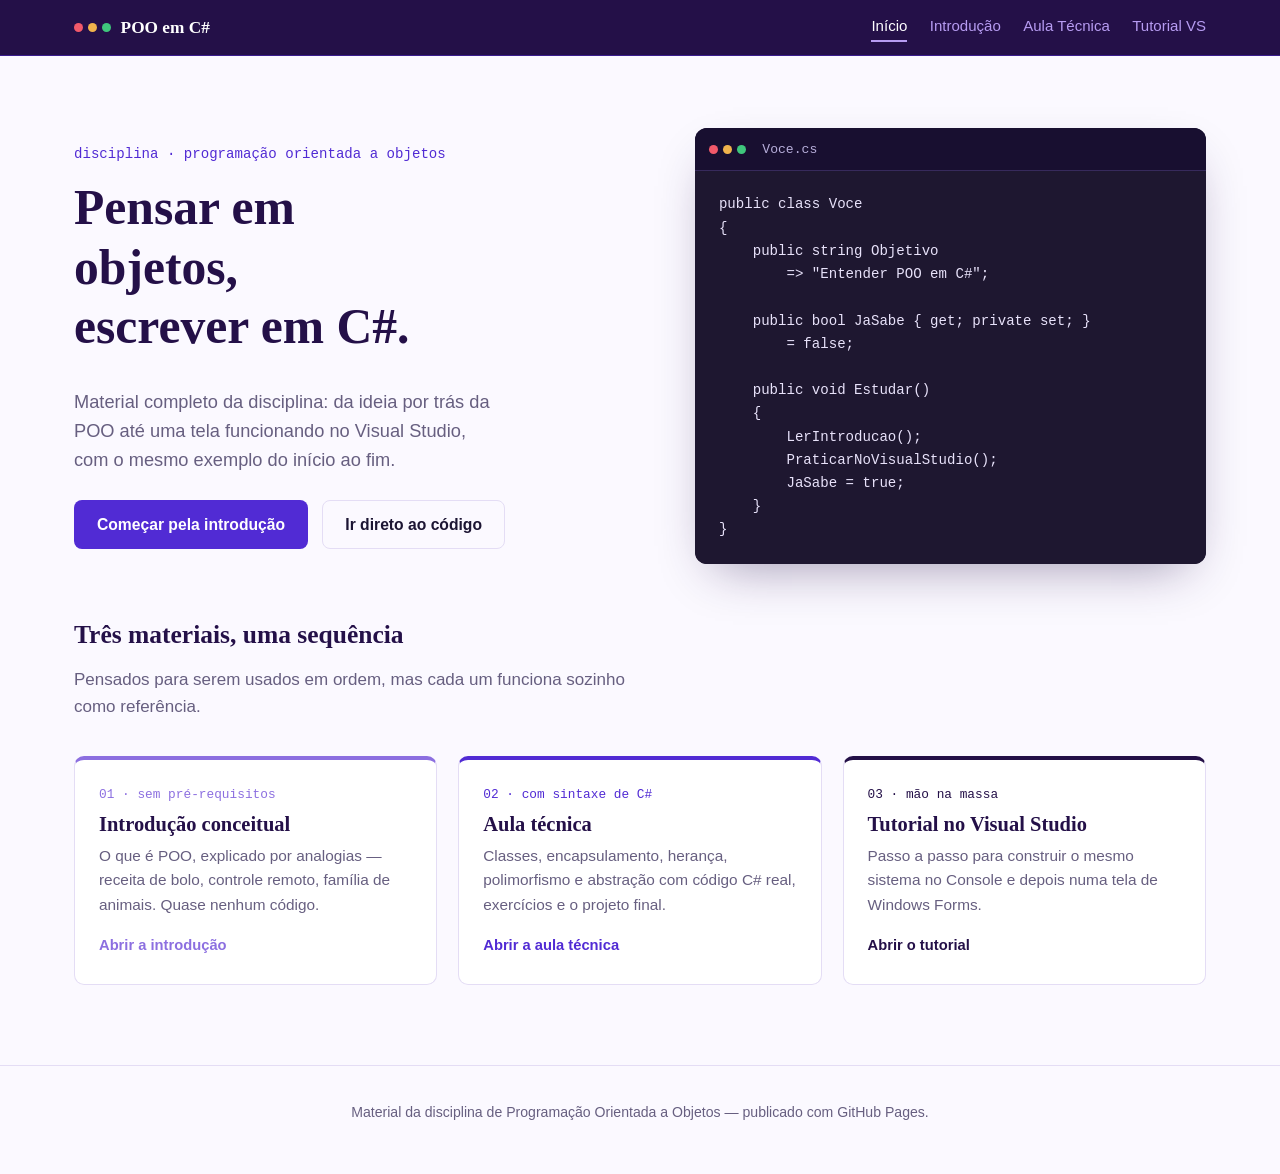
<file: index.html>
<!DOCTYPE html>
<html lang="pt-BR">
<head>
<meta charset="UTF-8">
<meta name="viewport" content="width=device-width, initial-scale=1">
<title>POO em C# — Material da disciplina</title>
<meta name="description" content="Material de Programação Orientada a Objetos em C#: introdução conceitual, aula técnica e tutorial prático no Visual Studio.">
<link rel="stylesheet" href="assets/css/style.css">
</head>
<body>

<header class="site-header">
  <div class="bar">
    <a class="brand" href="index.html">
      <span class="dots"><span></span><span></span><span></span></span>
      POO em C#
    </a>
    <nav class="site-nav">
      <a href="index.html" aria-current="page">Início</a>
      <a href="introducao.html">Introdução</a>
      <a href="aula-tecnica.html">Aula Técnica</a>
      <a href="tutorial-visual-studio.html">Tutorial VS</a>
    </nav>
  </div>
</header>

<main>
  <section class="hero">
    <div>
      <p class="eyebrow">disciplina · programação orientada a objetos</p>
      <h1>Pensar em objetos, escrever em C#.</h1>
      <p class="lede">Material completo da disciplina: da ideia por trás da POO até uma tela funcionando no Visual Studio, com o mesmo exemplo do início ao fim.</p>
      <div class="cta-row">
        <a class="btn btn-primary" href="introducao.html">Começar pela introdução</a>
        <a class="btn btn-ghost" href="aula-tecnica.html">Ir direto ao código</a>
      </div>
    </div>

    <div class="code-panel">
      <div class="tab-bar">
        <span class="dots"><span></span><span></span><span></span></span>
        <span class="filename">Voce.cs</span>
      </div>
      <pre><code>public class Voce
{
    public string Objetivo
        => "Entender POO em C#";

    public bool JaSabe { get; private set; }
        = false;

    public void Estudar()
    {
        LerIntroducao();
        PraticarNoVisualStudio();
        JaSabe = true;
    }
}</code></pre>
    </div>
  </section>

  <section class="tabs">
    <h2>Três materiais, uma sequência</h2>
    <p class="lede">Pensados para serem usados em ordem, mas cada um funciona sozinho como referência.</p>

    <div class="tab-grid">
      <a class="tab-card tab-card--intro" href="introducao.html">
        <p class="kicker">01 · sem pré-requisitos</p>
        <h3>Introdução conceitual</h3>
        <p>O que é POO, explicado por analogias — receita de bolo, controle remoto, família de animais. Quase nenhum código.</p>
        <span class="open">Abrir a introdução</span>
      </a>

      <a class="tab-card tab-card--tecnica" href="aula-tecnica.html">
        <p class="kicker">02 · com sintaxe de C#</p>
        <h3>Aula técnica</h3>
        <p>Classes, encapsulamento, herança, polimorfismo e abstração com código C# real, exercícios e o projeto final.</p>
        <span class="open">Abrir a aula técnica</span>
      </a>

      <a class="tab-card tab-card--tutorial" href="tutorial-visual-studio.html">
        <p class="kicker">03 · mão na massa</p>
        <h3>Tutorial no Visual Studio</h3>
        <p>Passo a passo para construir o mesmo sistema no Console e depois numa tela de Windows Forms.</p>
        <span class="open">Abrir o tutorial</span>
      </a>
    </div>
  </section>
</main>

<footer class="site-footer">
  Material da disciplina de Programação Orientada a Objetos — publicado com GitHub Pages.
</footer>

</body>
</html>
</file>
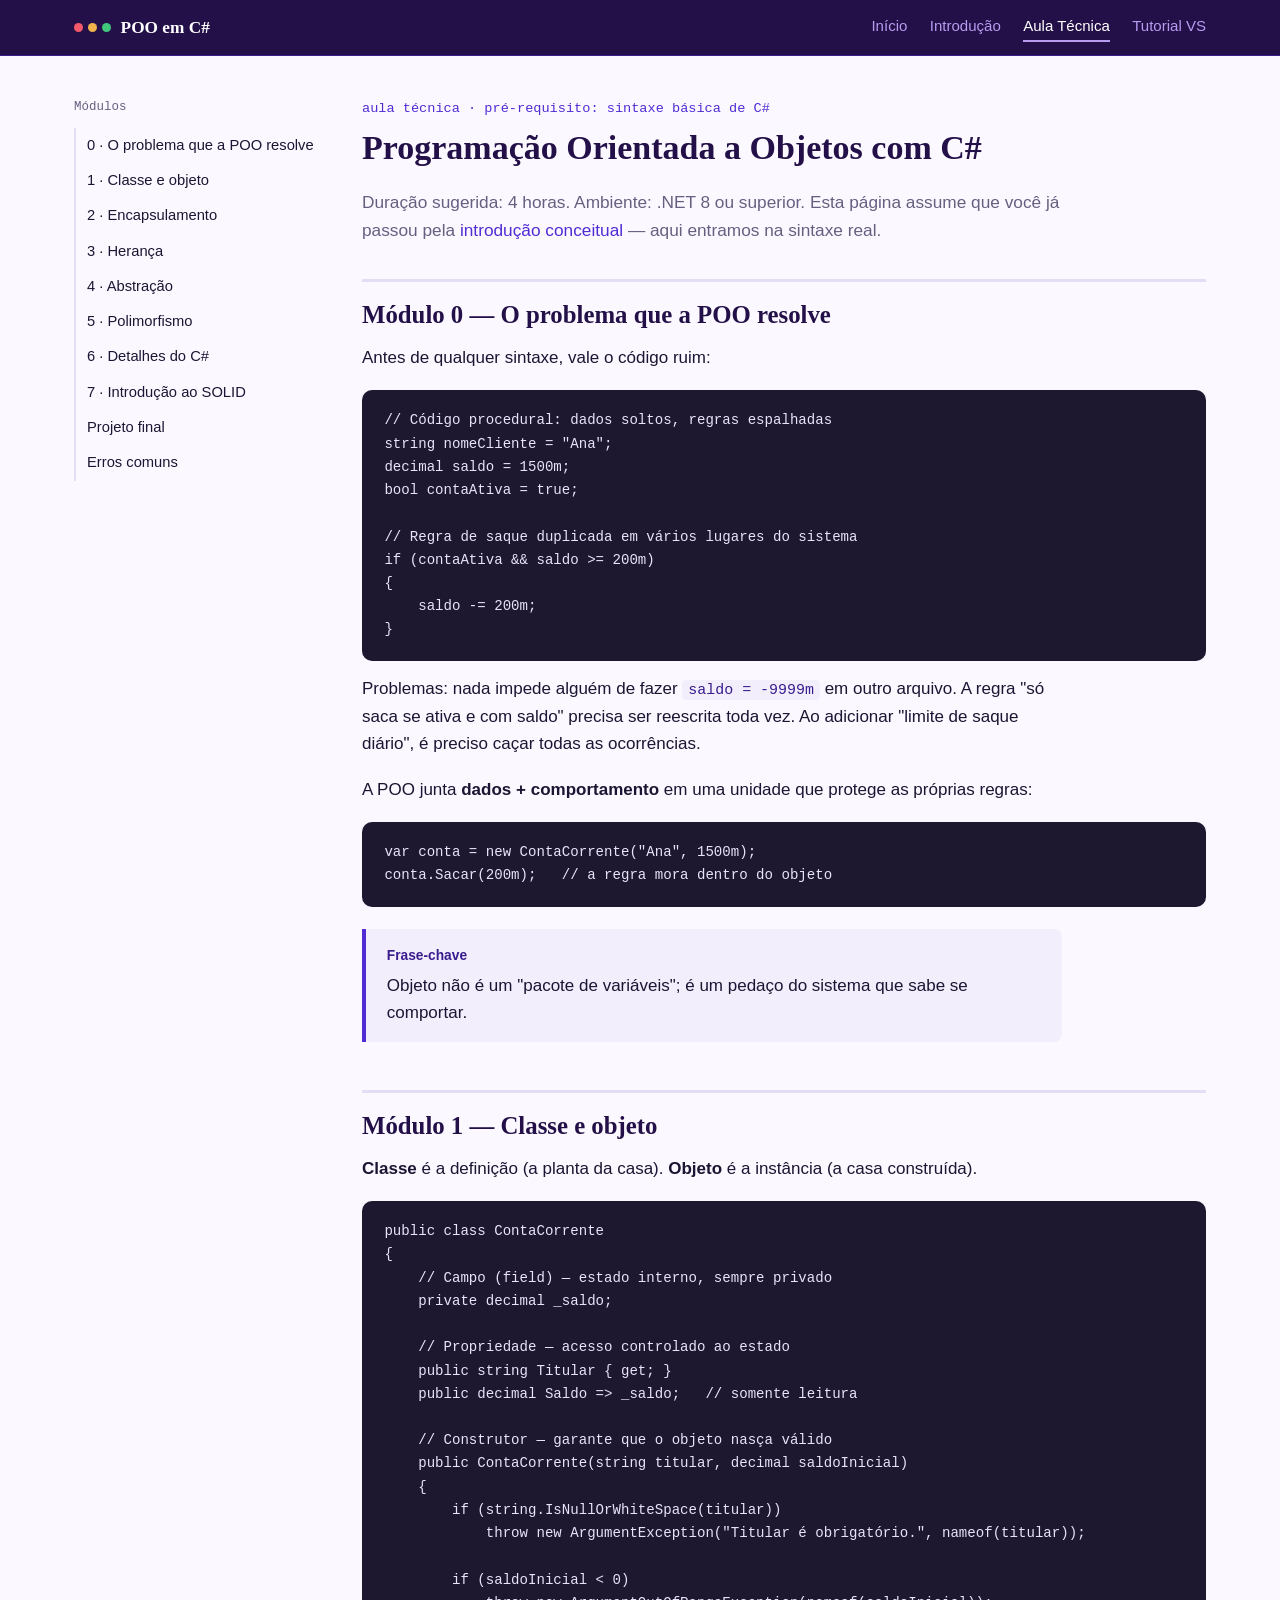
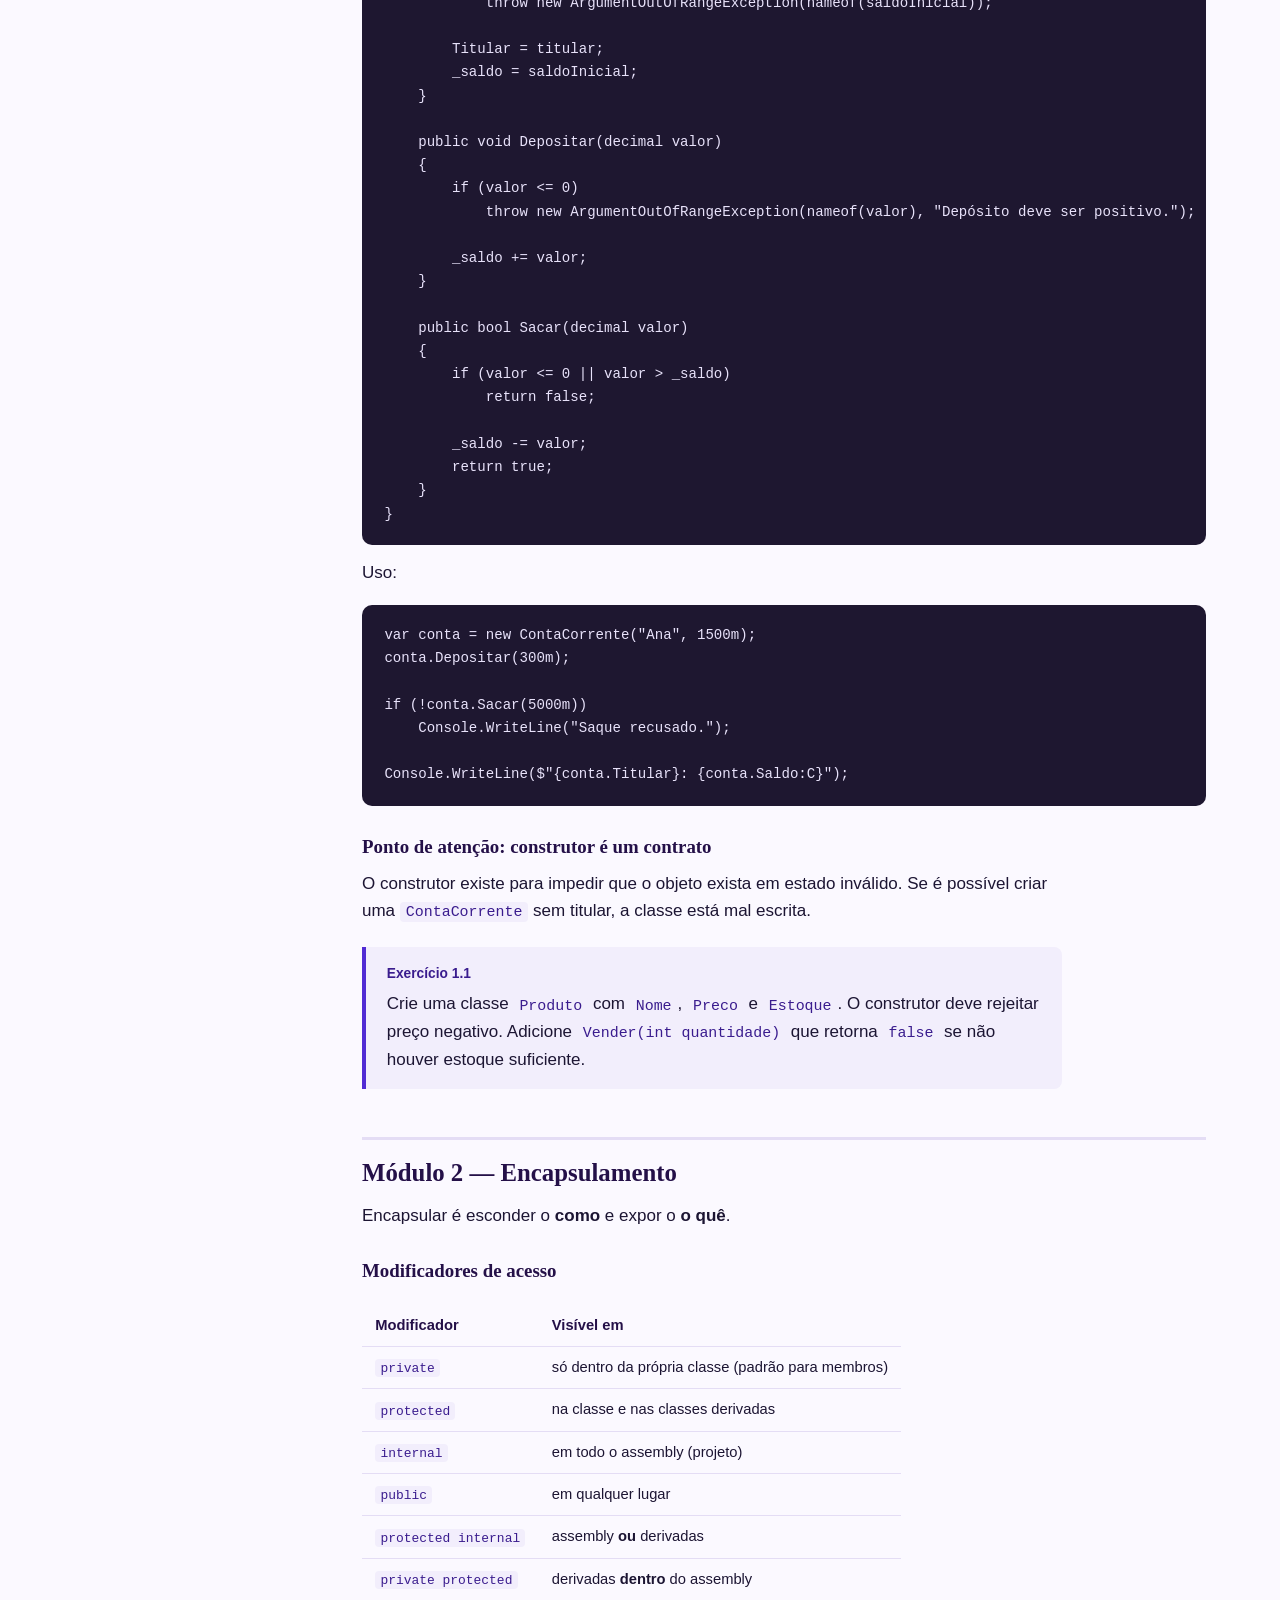
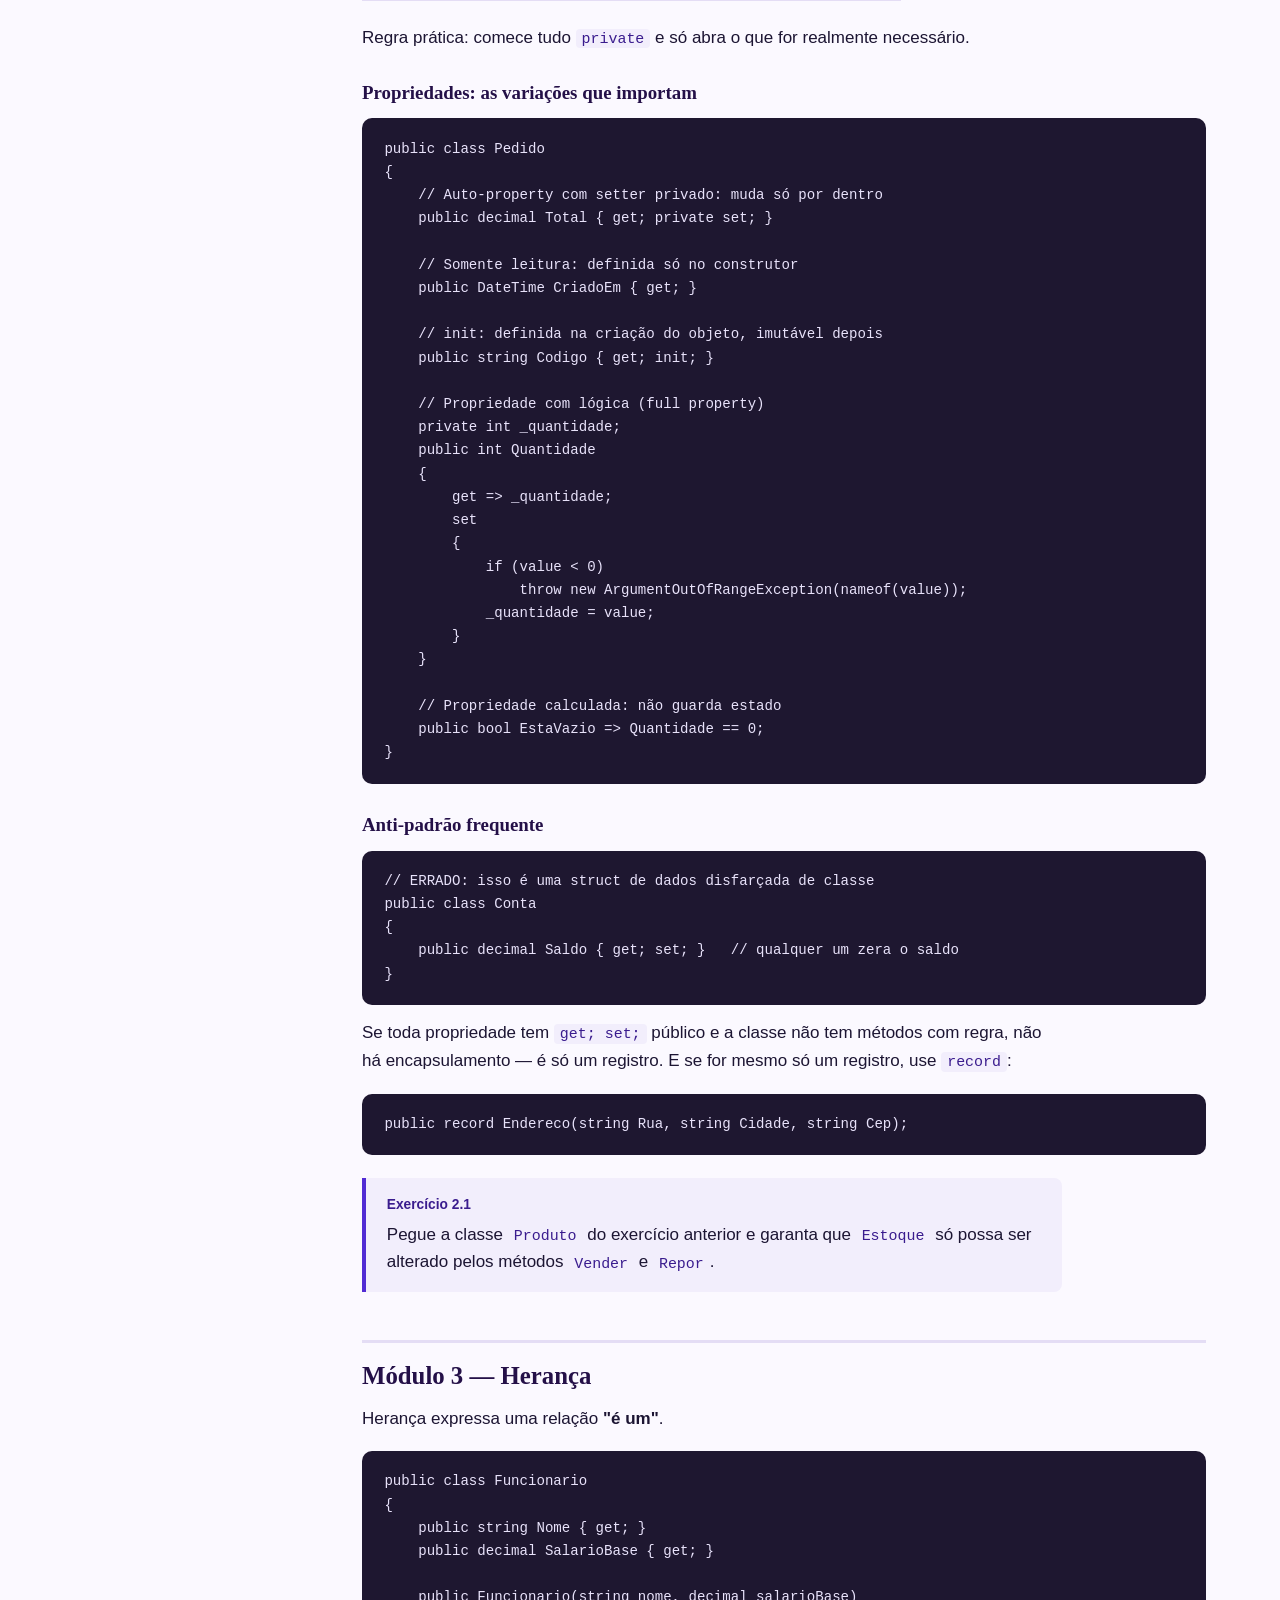
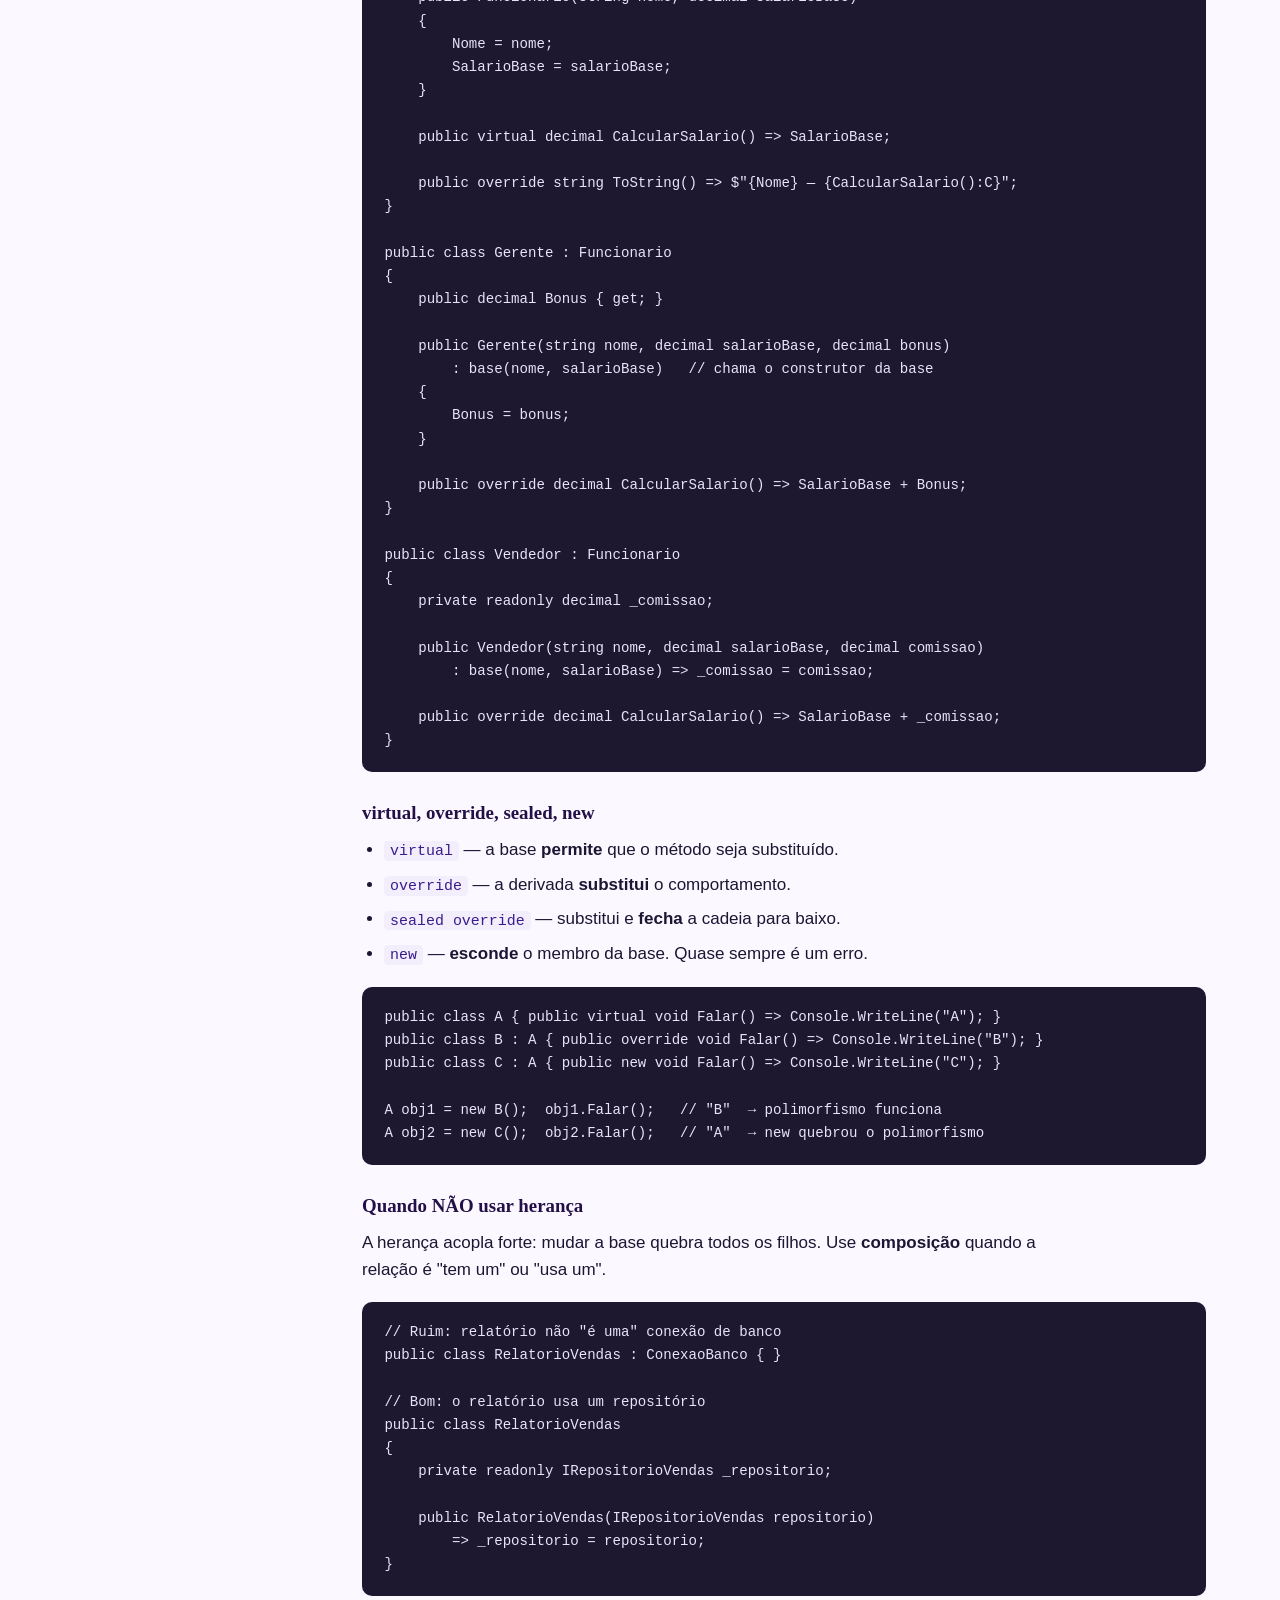
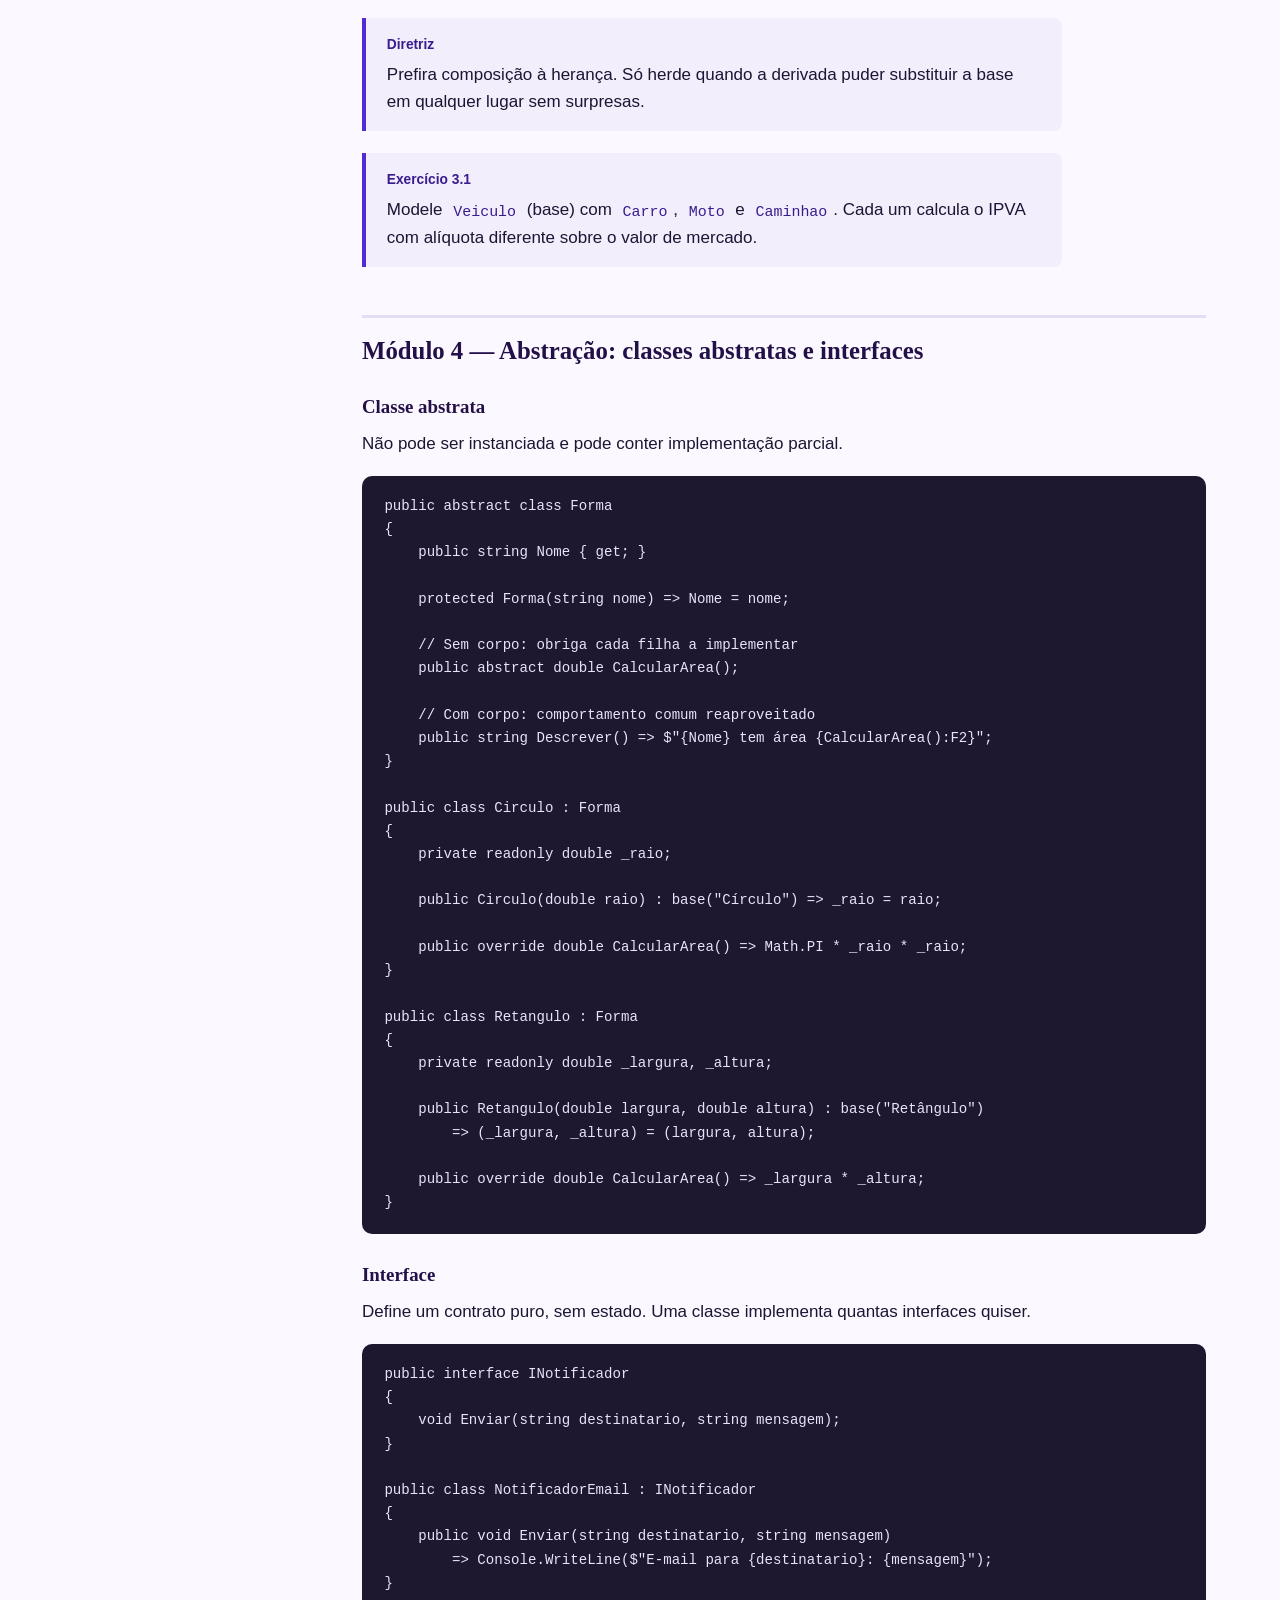
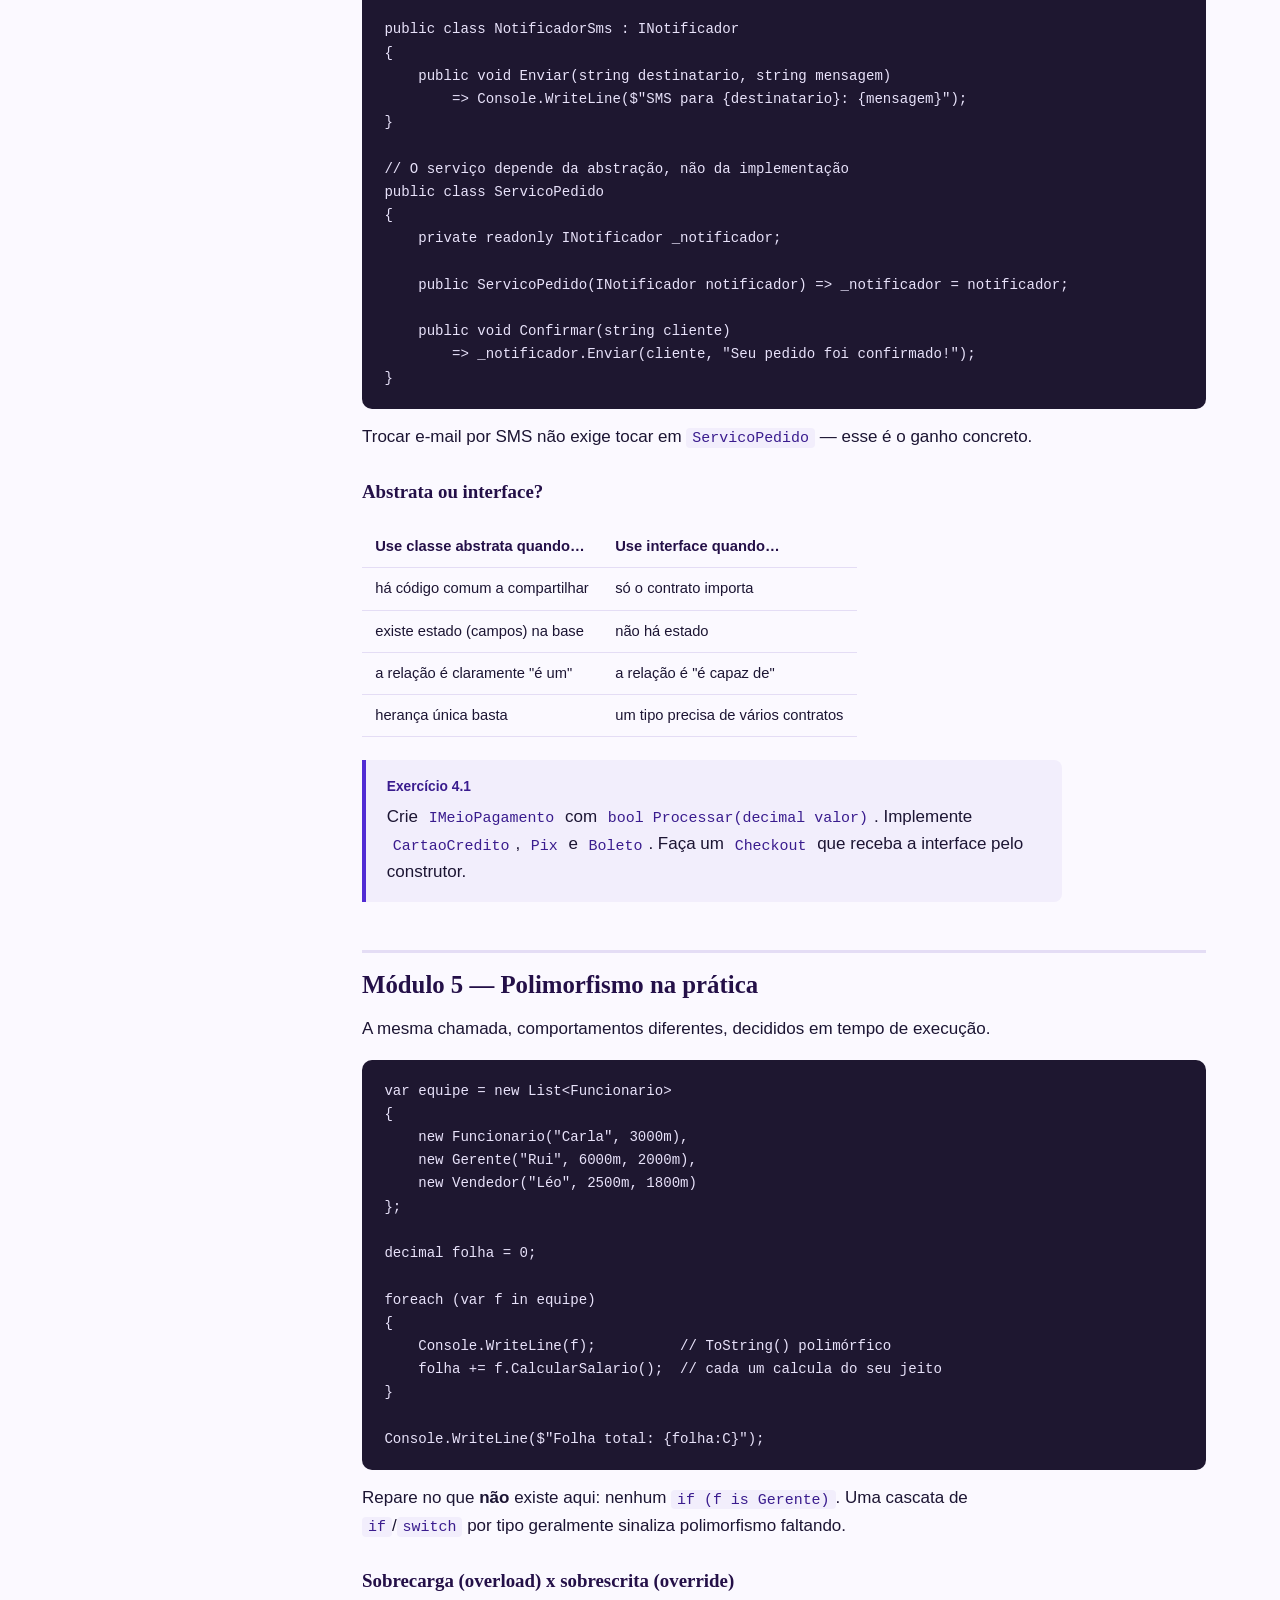
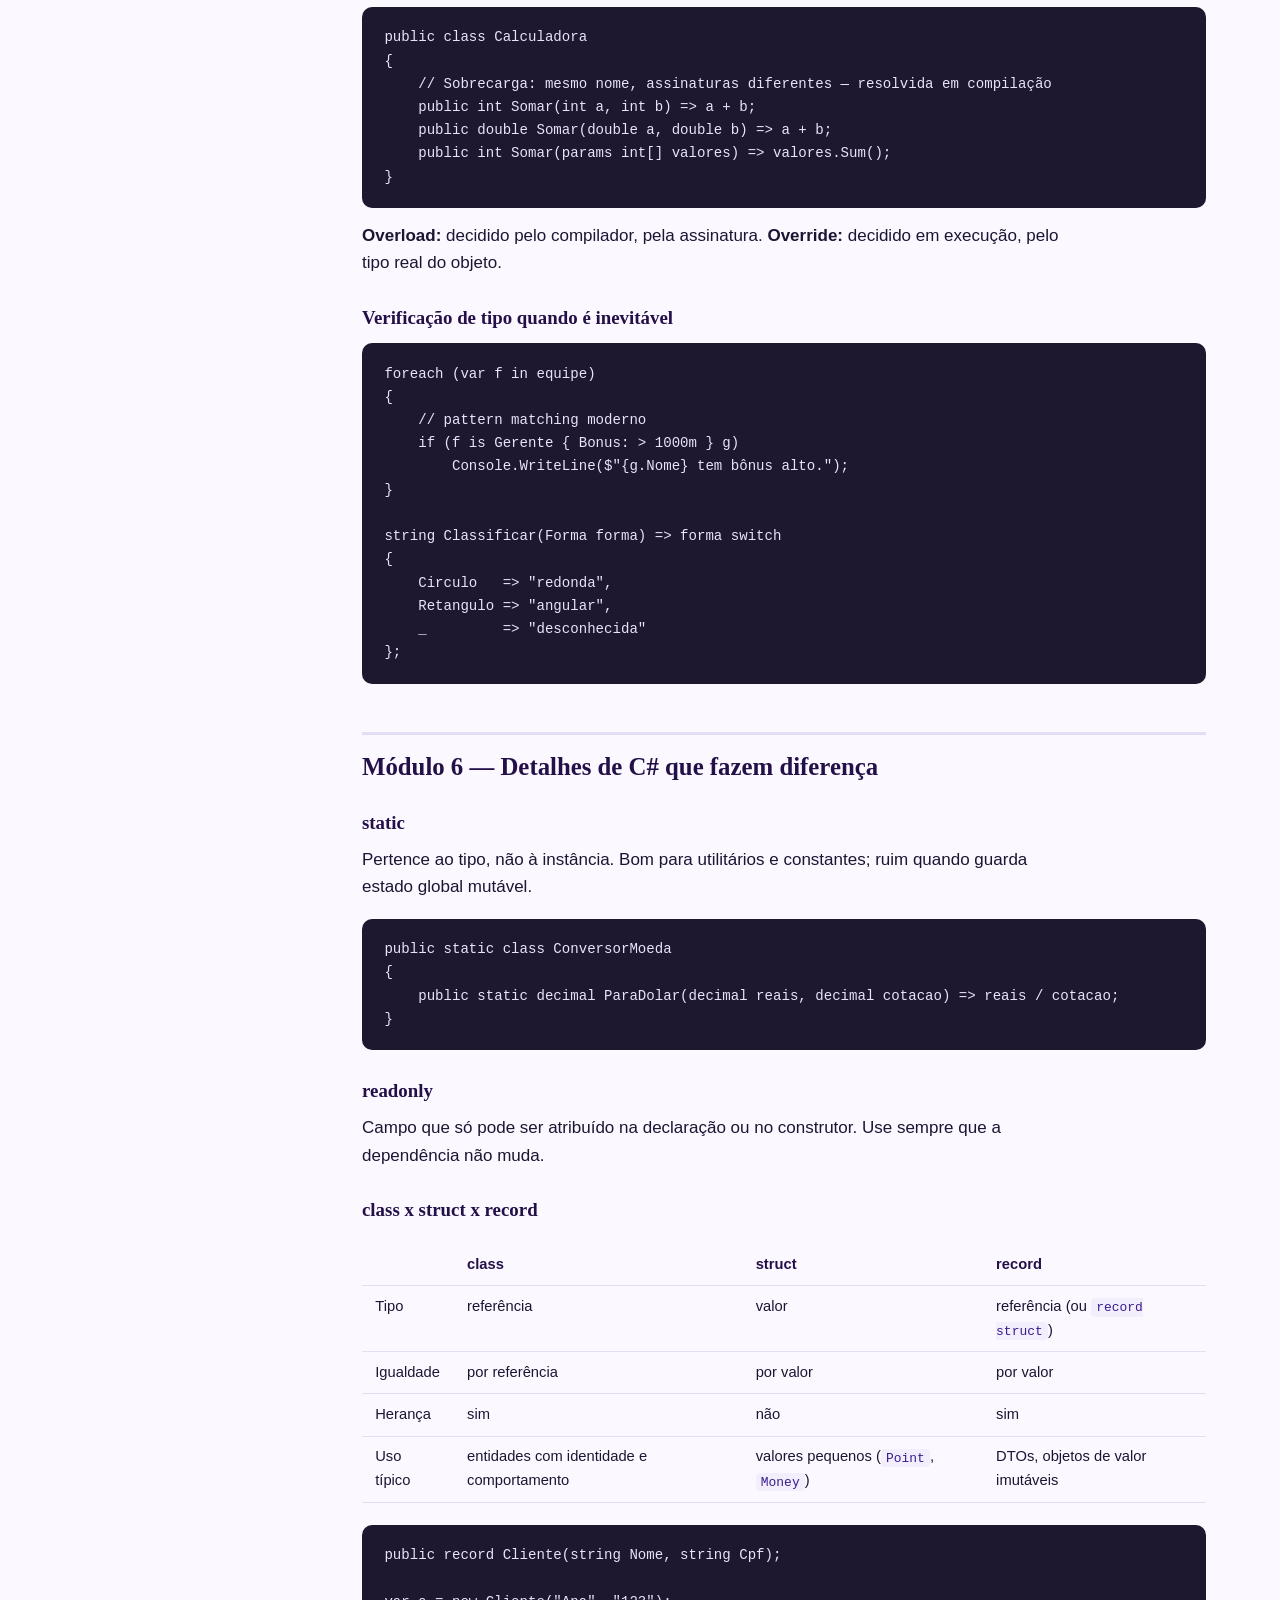
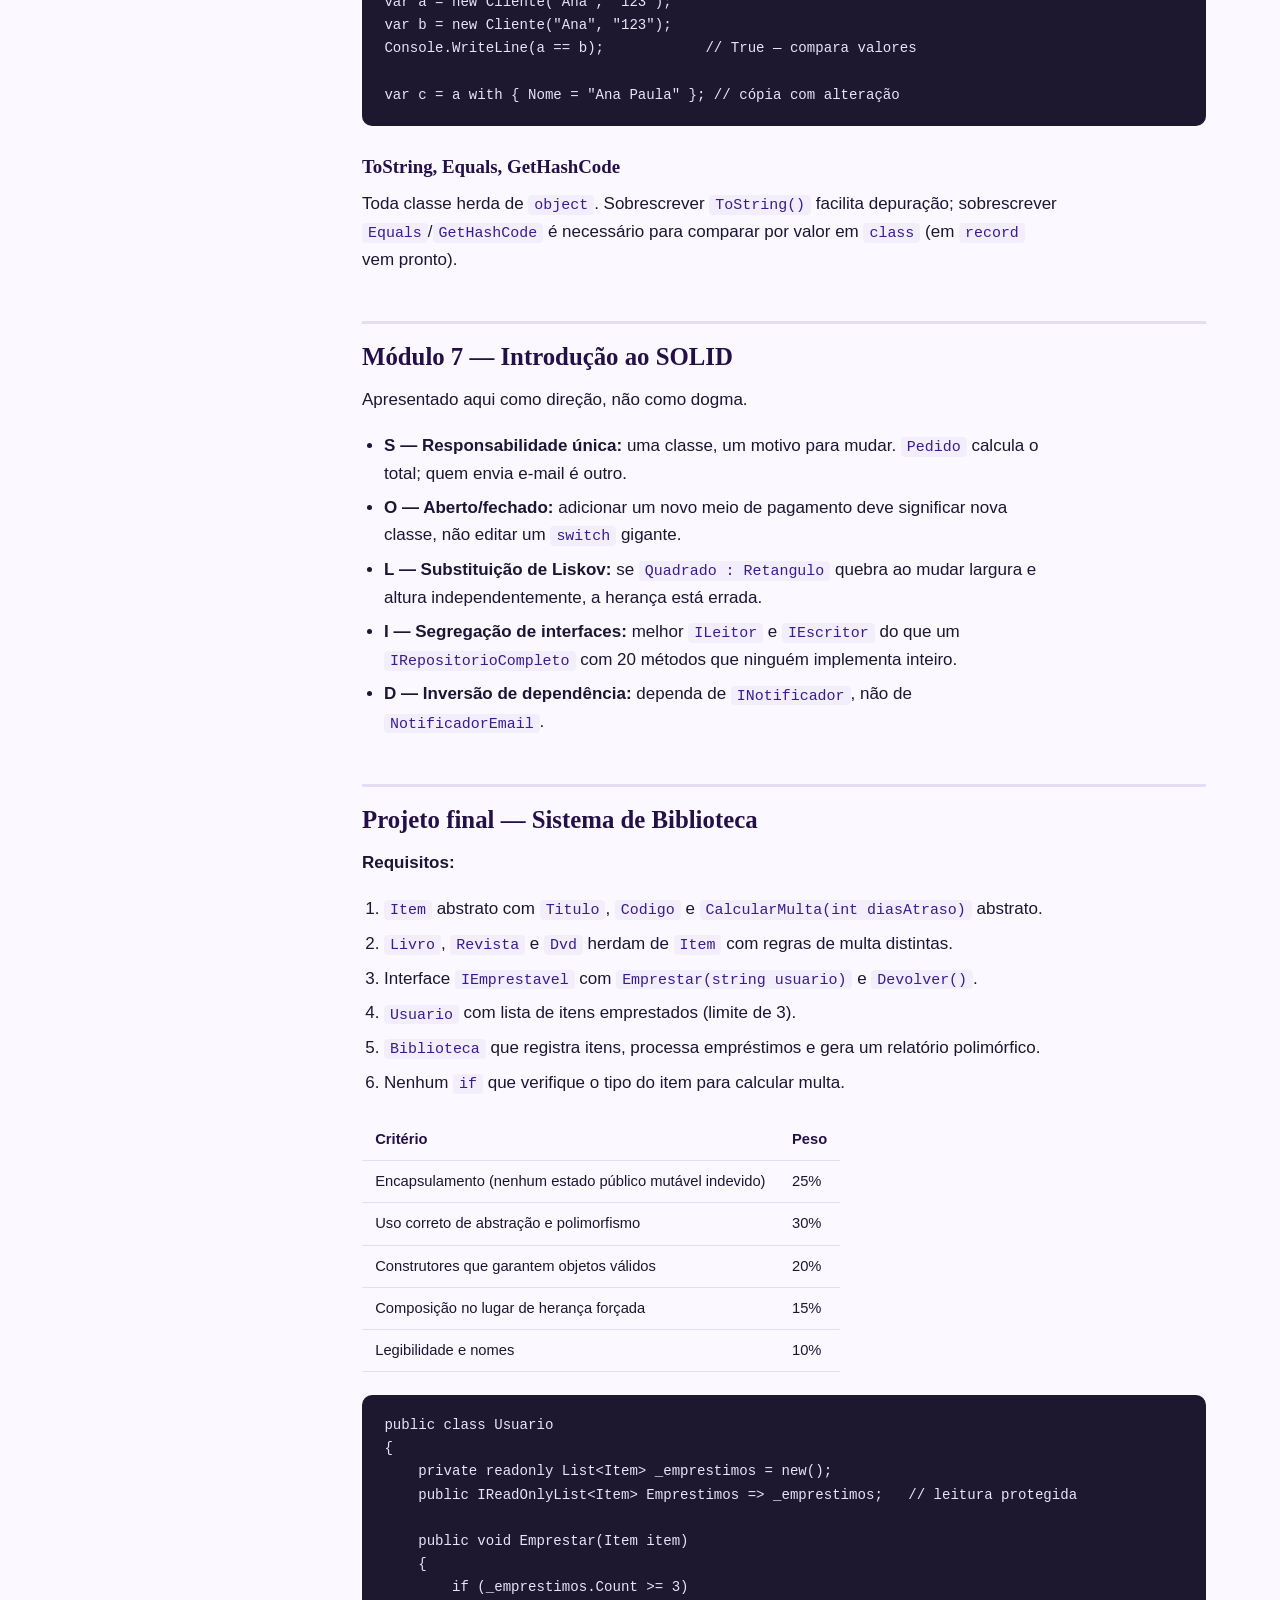
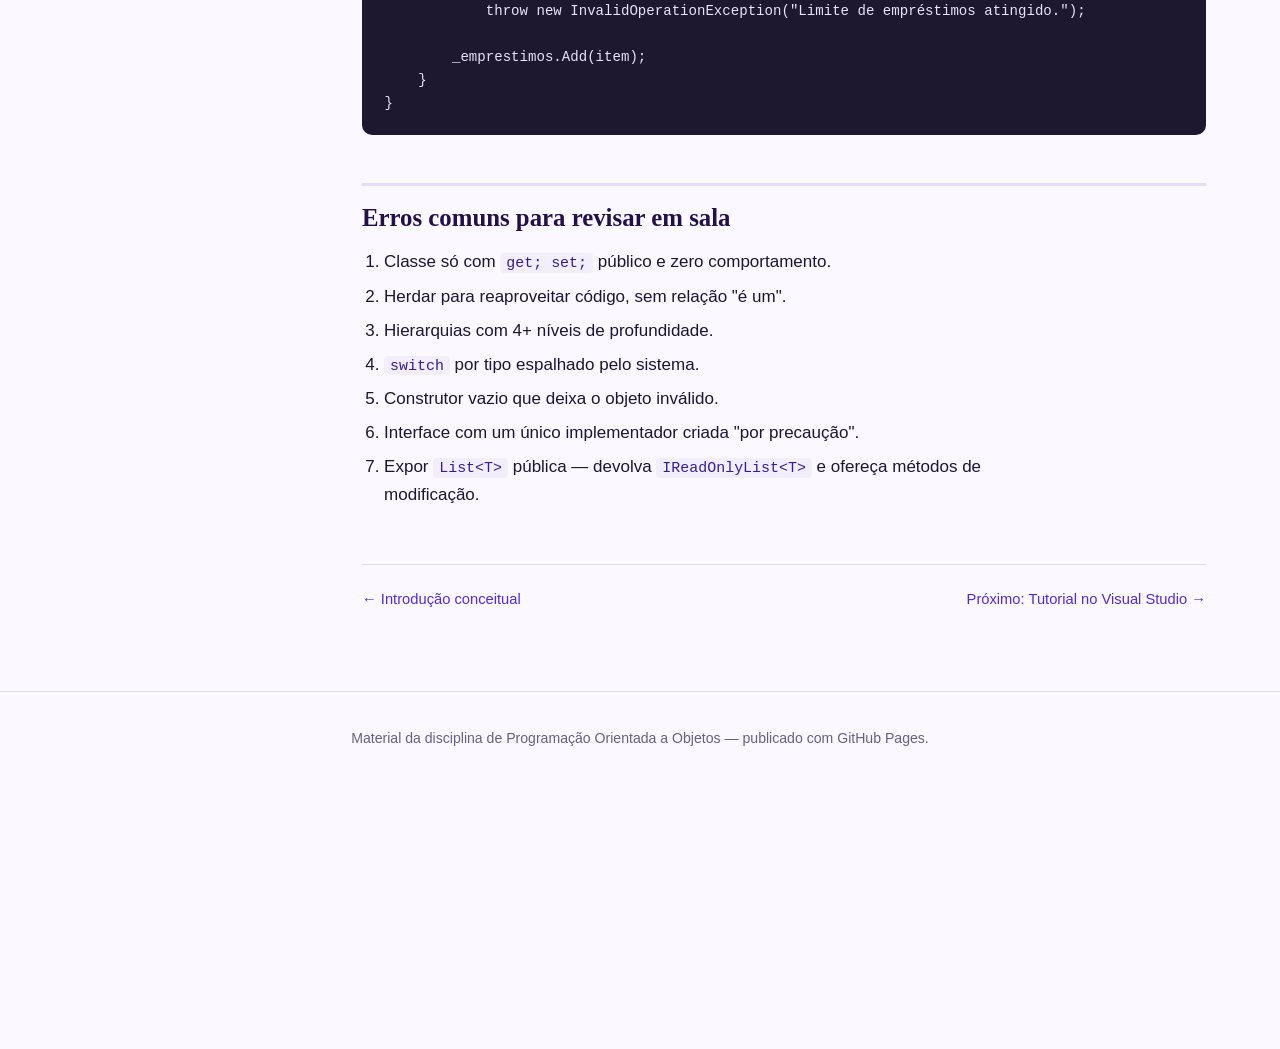
<file: aula-tecnica.html>
<!DOCTYPE html>
<html lang="pt-BR">
<head>
<meta charset="UTF-8">
<meta name="viewport" content="width=device-width, initial-scale=1">
<title>Aula Técnica — POO em C#</title>
<meta name="description" content="Classes, encapsulamento, herança, polimorfismo e abstração em C#, com exercícios e projeto final.">
<link rel="stylesheet" href="assets/css/style.css">
</head>
<body>

<header class="site-header">
  <div class="bar">
    <a class="brand" href="index.html">
      <span class="dots"><span></span><span></span><span></span></span>
      POO em C#
    </a>
    <nav class="site-nav">
      <a href="index.html">Início</a>
      <a href="introducao.html">Introdução</a>
      <a href="aula-tecnica.html" aria-current="page">Aula Técnica</a>
      <a href="tutorial-visual-studio.html">Tutorial VS</a>
    </nav>
  </div>
</header>

<div class="docs">
  <aside class="docs-side">
    <p class="side-title">Módulos</p>
    <ul>
      <li><a href="#m0">0 · O problema que a POO resolve</a></li>
      <li><a href="#m1">1 · Classe e objeto</a></li>
      <li><a href="#m2">2 · Encapsulamento</a></li>
      <li><a href="#m3">3 · Herança</a></li>
      <li><a href="#m4">4 · Abstração</a></li>
      <li><a href="#m5">5 · Polimorfismo</a></li>
      <li><a href="#m6">6 · Detalhes do C#</a></li>
      <li><a href="#m7">7 · Introdução ao SOLID</a></li>
      <li><a href="#projeto">Projeto final</a></li>
      <li><a href="#erros">Erros comuns</a></li>
    </ul>
  </aside>

  <main class="docs-main">
    <p class="page-kicker">aula técnica · pré-requisito: sintaxe básica de C#</p>
    <h1>Programação Orientada a Objetos com C#</h1>
    <p class="lede">Duração sugerida: 4 horas. Ambiente: .NET 8 ou superior. Esta página assume que você já passou pela <a href="introducao.html">introdução conceitual</a> — aqui entramos na sintaxe real.</p>

    <section id="m0">
      <h2>Módulo 0 — O problema que a POO resolve</h2>
      <p>Antes de qualquer sintaxe, vale o código ruim:</p>
      <pre><code>// Código procedural: dados soltos, regras espalhadas
string nomeCliente = "Ana";
decimal saldo = 1500m;
bool contaAtiva = true;

// Regra de saque duplicada em vários lugares do sistema
if (contaAtiva &amp;&amp; saldo >= 200m)
{
    saldo -= 200m;
}</code></pre>
      <p>Problemas: nada impede alguém de fazer <code>saldo = -9999m</code> em outro arquivo. A regra "só saca se ativa e com saldo" precisa ser reescrita toda vez. Ao adicionar "limite de saque diário", é preciso caçar todas as ocorrências.</p>
      <p>A POO junta <strong>dados + comportamento</strong> em uma unidade que protege as próprias regras:</p>
      <pre><code>var conta = new ContaCorrente("Ana", 1500m);
conta.Sacar(200m);   // a regra mora dentro do objeto</code></pre>
      <div class="callout">
        <span class="label">Frase-chave</span>
        <p>Objeto não é um "pacote de variáveis"; é um pedaço do sistema que sabe se comportar.</p>
      </div>
    </section>

    <section id="m1">
      <h2>Módulo 1 — Classe e objeto</h2>
      <p><strong>Classe</strong> é a definição (a planta da casa). <strong>Objeto</strong> é a instância (a casa construída).</p>
      <pre><code>public class ContaCorrente
{
    // Campo (field) — estado interno, sempre privado
    private decimal _saldo;

    // Propriedade — acesso controlado ao estado
    public string Titular { get; }
    public decimal Saldo => _saldo;   // somente leitura

    // Construtor — garante que o objeto nasça válido
    public ContaCorrente(string titular, decimal saldoInicial)
    {
        if (string.IsNullOrWhiteSpace(titular))
            throw new ArgumentException("Titular é obrigatório.", nameof(titular));

        if (saldoInicial &lt; 0)
            throw new ArgumentOutOfRangeException(nameof(saldoInicial));

        Titular = titular;
        _saldo = saldoInicial;
    }

    public void Depositar(decimal valor)
    {
        if (valor &lt;= 0)
            throw new ArgumentOutOfRangeException(nameof(valor), "Depósito deve ser positivo.");

        _saldo += valor;
    }

    public bool Sacar(decimal valor)
    {
        if (valor &lt;= 0 || valor > _saldo)
            return false;

        _saldo -= valor;
        return true;
    }
}</code></pre>
      <p>Uso:</p>
      <pre><code>var conta = new ContaCorrente("Ana", 1500m);
conta.Depositar(300m);

if (!conta.Sacar(5000m))
    Console.WriteLine("Saque recusado.");

Console.WriteLine($"{conta.Titular}: {conta.Saldo:C}");</code></pre>
      <h3>Ponto de atenção: construtor é um contrato</h3>
      <p>O construtor existe para impedir que o objeto exista em estado inválido. Se é possível criar uma <code>ContaCorrente</code> sem titular, a classe está mal escrita.</p>
      <div class="callout">
        <span class="label">Exercício 1.1</span>
        <p>Crie uma classe <code>Produto</code> com <code>Nome</code>, <code>Preco</code> e <code>Estoque</code>. O construtor deve rejeitar preço negativo. Adicione <code>Vender(int quantidade)</code> que retorna <code>false</code> se não houver estoque suficiente.</p>
      </div>
    </section>

    <section id="m2">
      <h2>Módulo 2 — Encapsulamento</h2>
      <p>Encapsular é esconder o <strong>como</strong> e expor o <strong>o quê</strong>.</p>
      <h3>Modificadores de acesso</h3>
      <table>
        <thead><tr><th>Modificador</th><th>Visível em</th></tr></thead>
        <tbody>
          <tr><td><code>private</code></td><td>só dentro da própria classe (padrão para membros)</td></tr>
          <tr><td><code>protected</code></td><td>na classe e nas classes derivadas</td></tr>
          <tr><td><code>internal</code></td><td>em todo o assembly (projeto)</td></tr>
          <tr><td><code>public</code></td><td>em qualquer lugar</td></tr>
          <tr><td><code>protected internal</code></td><td>assembly <strong>ou</strong> derivadas</td></tr>
          <tr><td><code>private protected</code></td><td>derivadas <strong>dentro</strong> do assembly</td></tr>
        </tbody>
      </table>
      <p class="note">Regra prática: comece tudo <code>private</code> e só abra o que for realmente necessário.</p>

      <h3>Propriedades: as variações que importam</h3>
      <pre><code>public class Pedido
{
    // Auto-property com setter privado: muda só por dentro
    public decimal Total { get; private set; }

    // Somente leitura: definida só no construtor
    public DateTime CriadoEm { get; }

    // init: definida na criação do objeto, imutável depois
    public string Codigo { get; init; }

    // Propriedade com lógica (full property)
    private int _quantidade;
    public int Quantidade
    {
        get => _quantidade;
        set
        {
            if (value &lt; 0)
                throw new ArgumentOutOfRangeException(nameof(value));
            _quantidade = value;
        }
    }

    // Propriedade calculada: não guarda estado
    public bool EstaVazio => Quantidade == 0;
}</code></pre>

      <h3>Anti-padrão frequente</h3>
      <pre><code>// ERRADO: isso é uma struct de dados disfarçada de classe
public class Conta
{
    public decimal Saldo { get; set; }   // qualquer um zera o saldo
}</code></pre>
      <p>Se toda propriedade tem <code>get; set;</code> público e a classe não tem métodos com regra, não há encapsulamento — é só um registro. E se for mesmo só um registro, use <code>record</code>:</p>
      <pre><code>public record Endereco(string Rua, string Cidade, string Cep);</code></pre>
      <div class="callout">
        <span class="label">Exercício 2.1</span>
        <p>Pegue a classe <code>Produto</code> do exercício anterior e garanta que <code>Estoque</code> só possa ser alterado pelos métodos <code>Vender</code> e <code>Repor</code>.</p>
      </div>
    </section>

    <section id="m3">
      <h2>Módulo 3 — Herança</h2>
      <p>Herança expressa uma relação <strong>"é um"</strong>.</p>
      <pre><code>public class Funcionario
{
    public string Nome { get; }
    public decimal SalarioBase { get; }

    public Funcionario(string nome, decimal salarioBase)
    {
        Nome = nome;
        SalarioBase = salarioBase;
    }

    public virtual decimal CalcularSalario() => SalarioBase;

    public override string ToString() => $"{Nome} — {CalcularSalario():C}";
}

public class Gerente : Funcionario
{
    public decimal Bonus { get; }

    public Gerente(string nome, decimal salarioBase, decimal bonus)
        : base(nome, salarioBase)   // chama o construtor da base
    {
        Bonus = bonus;
    }

    public override decimal CalcularSalario() => SalarioBase + Bonus;
}

public class Vendedor : Funcionario
{
    private readonly decimal _comissao;

    public Vendedor(string nome, decimal salarioBase, decimal comissao)
        : base(nome, salarioBase) => _comissao = comissao;

    public override decimal CalcularSalario() => SalarioBase + _comissao;
}</code></pre>

      <h3>virtual, override, sealed, new</h3>
      <ul>
        <li><code>virtual</code> — a base <strong>permite</strong> que o método seja substituído.</li>
        <li><code>override</code> — a derivada <strong>substitui</strong> o comportamento.</li>
        <li><code>sealed override</code> — substitui e <strong>fecha</strong> a cadeia para baixo.</li>
        <li><code>new</code> — <strong>esconde</strong> o membro da base. Quase sempre é um erro.</li>
      </ul>
      <pre><code>public class A { public virtual void Falar() => Console.WriteLine("A"); }
public class B : A { public override void Falar() => Console.WriteLine("B"); }
public class C : A { public new void Falar() => Console.WriteLine("C"); }

A obj1 = new B();  obj1.Falar();   // "B"  → polimorfismo funciona
A obj2 = new C();  obj2.Falar();   // "A"  → new quebrou o polimorfismo</code></pre>

      <h3>Quando NÃO usar herança</h3>
      <p>A herança acopla forte: mudar a base quebra todos os filhos. Use <strong>composição</strong> quando a relação é "tem um" ou "usa um".</p>
      <pre><code>// Ruim: relatório não "é uma" conexão de banco
public class RelatorioVendas : ConexaoBanco { }

// Bom: o relatório usa um repositório
public class RelatorioVendas
{
    private readonly IRepositorioVendas _repositorio;

    public RelatorioVendas(IRepositorioVendas repositorio)
        => _repositorio = repositorio;
}</code></pre>
      <div class="callout">
        <span class="label">Diretriz</span>
        <p>Prefira composição à herança. Só herde quando a derivada puder substituir a base em qualquer lugar sem surpresas.</p>
      </div>
      <div class="callout">
        <span class="label">Exercício 3.1</span>
        <p>Modele <code>Veiculo</code> (base) com <code>Carro</code>, <code>Moto</code> e <code>Caminhao</code>. Cada um calcula o IPVA com alíquota diferente sobre o valor de mercado.</p>
      </div>
    </section>

    <section id="m4">
      <h2>Módulo 4 — Abstração: classes abstratas e interfaces</h2>
      <h3>Classe abstrata</h3>
      <p>Não pode ser instanciada e pode conter implementação parcial.</p>
      <pre><code>public abstract class Forma
{
    public string Nome { get; }

    protected Forma(string nome) => Nome = nome;

    // Sem corpo: obriga cada filha a implementar
    public abstract double CalcularArea();

    // Com corpo: comportamento comum reaproveitado
    public string Descrever() => $"{Nome} tem área {CalcularArea():F2}";
}

public class Circulo : Forma
{
    private readonly double _raio;

    public Circulo(double raio) : base("Círculo") => _raio = raio;

    public override double CalcularArea() => Math.PI * _raio * _raio;
}

public class Retangulo : Forma
{
    private readonly double _largura, _altura;

    public Retangulo(double largura, double altura) : base("Retângulo")
        => (_largura, _altura) = (largura, altura);

    public override double CalcularArea() => _largura * _altura;
}</code></pre>

      <h3>Interface</h3>
      <p>Define um contrato puro, sem estado. Uma classe implementa quantas interfaces quiser.</p>
      <pre><code>public interface INotificador
{
    void Enviar(string destinatario, string mensagem);
}

public class NotificadorEmail : INotificador
{
    public void Enviar(string destinatario, string mensagem)
        => Console.WriteLine($"E-mail para {destinatario}: {mensagem}");
}

public class NotificadorSms : INotificador
{
    public void Enviar(string destinatario, string mensagem)
        => Console.WriteLine($"SMS para {destinatario}: {mensagem}");
}

// O serviço depende da abstração, não da implementação
public class ServicoPedido
{
    private readonly INotificador _notificador;

    public ServicoPedido(INotificador notificador) => _notificador = notificador;

    public void Confirmar(string cliente)
        => _notificador.Enviar(cliente, "Seu pedido foi confirmado!");
}</code></pre>
      <p>Trocar e-mail por SMS não exige tocar em <code>ServicoPedido</code> — esse é o ganho concreto.</p>

      <h3>Abstrata ou interface?</h3>
      <table>
        <thead><tr><th>Use classe abstrata quando…</th><th>Use interface quando…</th></tr></thead>
        <tbody>
          <tr><td>há código comum a compartilhar</td><td>só o contrato importa</td></tr>
          <tr><td>existe estado (campos) na base</td><td>não há estado</td></tr>
          <tr><td>a relação é claramente "é um"</td><td>a relação é "é capaz de"</td></tr>
          <tr><td>herança única basta</td><td>um tipo precisa de vários contratos</td></tr>
        </tbody>
      </table>
      <div class="callout">
        <span class="label">Exercício 4.1</span>
        <p>Crie <code>IMeioPagamento</code> com <code>bool Processar(decimal valor)</code>. Implemente <code>CartaoCredito</code>, <code>Pix</code> e <code>Boleto</code>. Faça um <code>Checkout</code> que receba a interface pelo construtor.</p>
      </div>
    </section>

    <section id="m5">
      <h2>Módulo 5 — Polimorfismo na prática</h2>
      <p>A mesma chamada, comportamentos diferentes, decididos em tempo de execução.</p>
      <pre><code>var equipe = new List&lt;Funcionario&gt;
{
    new Funcionario("Carla", 3000m),
    new Gerente("Rui", 6000m, 2000m),
    new Vendedor("Léo", 2500m, 1800m)
};

decimal folha = 0;

foreach (var f in equipe)
{
    Console.WriteLine(f);          // ToString() polimórfico
    folha += f.CalcularSalario();  // cada um calcula do seu jeito
}

Console.WriteLine($"Folha total: {folha:C}");</code></pre>
      <p>Repare no que <strong>não</strong> existe aqui: nenhum <code>if (f is Gerente)</code>. Uma cascata de <code>if</code>/<code>switch</code> por tipo geralmente sinaliza polimorfismo faltando.</p>

      <h3>Sobrecarga (overload) x sobrescrita (override)</h3>
      <pre><code>public class Calculadora
{
    // Sobrecarga: mesmo nome, assinaturas diferentes — resolvida em compilação
    public int Somar(int a, int b) => a + b;
    public double Somar(double a, double b) => a + b;
    public int Somar(params int[] valores) => valores.Sum();
}</code></pre>
      <p><strong>Overload:</strong> decidido pelo compilador, pela assinatura. <strong>Override:</strong> decidido em execução, pelo tipo real do objeto.</p>

      <h3>Verificação de tipo quando é inevitável</h3>
      <pre><code>foreach (var f in equipe)
{
    // pattern matching moderno
    if (f is Gerente { Bonus: > 1000m } g)
        Console.WriteLine($"{g.Nome} tem bônus alto.");
}

string Classificar(Forma forma) => forma switch
{
    Circulo   => "redonda",
    Retangulo => "angular",
    _         => "desconhecida"
};</code></pre>
    </section>

    <section id="m6">
      <h2>Módulo 6 — Detalhes de C# que fazem diferença</h2>
      <h3>static</h3>
      <p>Pertence ao tipo, não à instância. Bom para utilitários e constantes; ruim quando guarda estado global mutável.</p>
      <pre><code>public static class ConversorMoeda
{
    public static decimal ParaDolar(decimal reais, decimal cotacao) => reais / cotacao;
}</code></pre>

      <h3>readonly</h3>
      <p>Campo que só pode ser atribuído na declaração ou no construtor. Use sempre que a dependência não muda.</p>

      <h3>class x struct x record</h3>
      <table>
        <thead><tr><th></th><th>class</th><th>struct</th><th>record</th></tr></thead>
        <tbody>
          <tr><td>Tipo</td><td>referência</td><td>valor</td><td>referência (ou <code>record struct</code>)</td></tr>
          <tr><td>Igualdade</td><td>por referência</td><td>por valor</td><td>por valor</td></tr>
          <tr><td>Herança</td><td>sim</td><td>não</td><td>sim</td></tr>
          <tr><td>Uso típico</td><td>entidades com identidade e comportamento</td><td>valores pequenos (<code>Point</code>, <code>Money</code>)</td><td>DTOs, objetos de valor imutáveis</td></tr>
        </tbody>
      </table>
      <pre><code>public record Cliente(string Nome, string Cpf);

var a = new Cliente("Ana", "123");
var b = new Cliente("Ana", "123");
Console.WriteLine(a == b);            // True — compara valores

var c = a with { Nome = "Ana Paula" }; // cópia com alteração</code></pre>

      <h3>ToString, Equals, GetHashCode</h3>
      <p>Toda classe herda de <code>object</code>. Sobrescrever <code>ToString()</code> facilita depuração; sobrescrever <code>Equals</code>/<code>GetHashCode</code> é necessário para comparar por valor em <code>class</code> (em <code>record</code> vem pronto).</p>
    </section>

    <section id="m7">
      <h2>Módulo 7 — Introdução ao SOLID</h2>
      <p>Apresentado aqui como direção, não como dogma.</p>
      <ul>
        <li><strong>S — Responsabilidade única:</strong> uma classe, um motivo para mudar. <code>Pedido</code> calcula o total; quem envia e-mail é outro.</li>
        <li><strong>O — Aberto/fechado:</strong> adicionar um novo meio de pagamento deve significar nova classe, não editar um <code>switch</code> gigante.</li>
        <li><strong>L — Substituição de Liskov:</strong> se <code>Quadrado : Retangulo</code> quebra ao mudar largura e altura independentemente, a herança está errada.</li>
        <li><strong>I — Segregação de interfaces:</strong> melhor <code>ILeitor</code> e <code>IEscritor</code> do que um <code>IRepositorioCompleto</code> com 20 métodos que ninguém implementa inteiro.</li>
        <li><strong>D — Inversão de dependência:</strong> dependa de <code>INotificador</code>, não de <code>NotificadorEmail</code>.</li>
      </ul>
    </section>

    <section id="projeto">
      <h2>Projeto final — Sistema de Biblioteca</h2>
      <p><strong>Requisitos:</strong></p>
      <ol>
        <li><code>Item</code> abstrato com <code>Titulo</code>, <code>Codigo</code> e <code>CalcularMulta(int diasAtraso)</code> abstrato.</li>
        <li><code>Livro</code>, <code>Revista</code> e <code>Dvd</code> herdam de <code>Item</code> com regras de multa distintas.</li>
        <li>Interface <code>IEmprestavel</code> com <code>Emprestar(string usuario)</code> e <code>Devolver()</code>.</li>
        <li><code>Usuario</code> com lista de itens emprestados (limite de 3).</li>
        <li><code>Biblioteca</code> que registra itens, processa empréstimos e gera um relatório polimórfico.</li>
        <li>Nenhum <code>if</code> que verifique o tipo do item para calcular multa.</li>
      </ol>
      <table>
        <thead><tr><th>Critério</th><th>Peso</th></tr></thead>
        <tbody>
          <tr><td>Encapsulamento (nenhum estado público mutável indevido)</td><td>25%</td></tr>
          <tr><td>Uso correto de abstração e polimorfismo</td><td>30%</td></tr>
          <tr><td>Construtores que garantem objetos válidos</td><td>20%</td></tr>
          <tr><td>Composição no lugar de herança forçada</td><td>15%</td></tr>
          <tr><td>Legibilidade e nomes</td><td>10%</td></tr>
        </tbody>
      </table>
      <pre><code>public class Usuario
{
    private readonly List&lt;Item&gt; _emprestimos = new();
    public IReadOnlyList&lt;Item&gt; Emprestimos => _emprestimos;   // leitura protegida

    public void Emprestar(Item item)
    {
        if (_emprestimos.Count >= 3)
            throw new InvalidOperationException("Limite de empréstimos atingido.");

        _emprestimos.Add(item);
    }
}</code></pre>
    </section>

    <section id="erros">
      <h2>Erros comuns para revisar em sala</h2>
      <ol>
        <li>Classe só com <code>get; set;</code> público e zero comportamento.</li>
        <li>Herdar para reaproveitar código, sem relação "é um".</li>
        <li>Hierarquias com 4+ níveis de profundidade.</li>
        <li><code>switch</code> por tipo espalhado pelo sistema.</li>
        <li>Construtor vazio que deixa o objeto inválido.</li>
        <li>Interface com um único implementador criada "por precaução".</li>
        <li>Expor <code>List&lt;T&gt;</code> pública — devolva <code>IReadOnlyList&lt;T&gt;</code> e ofereça métodos de modificação.</li>
      </ol>
    </section>

    <div class="pagefoot">
      <a href="introducao.html">← Introdução conceitual</a>
      <a href="tutorial-visual-studio.html">Próximo: Tutorial no Visual Studio →</a>
    </div>
  </main>
</div>

<footer class="site-footer">
  Material da disciplina de Programação Orientada a Objetos — publicado com GitHub Pages.
</footer>

</body>
</html>
</file>
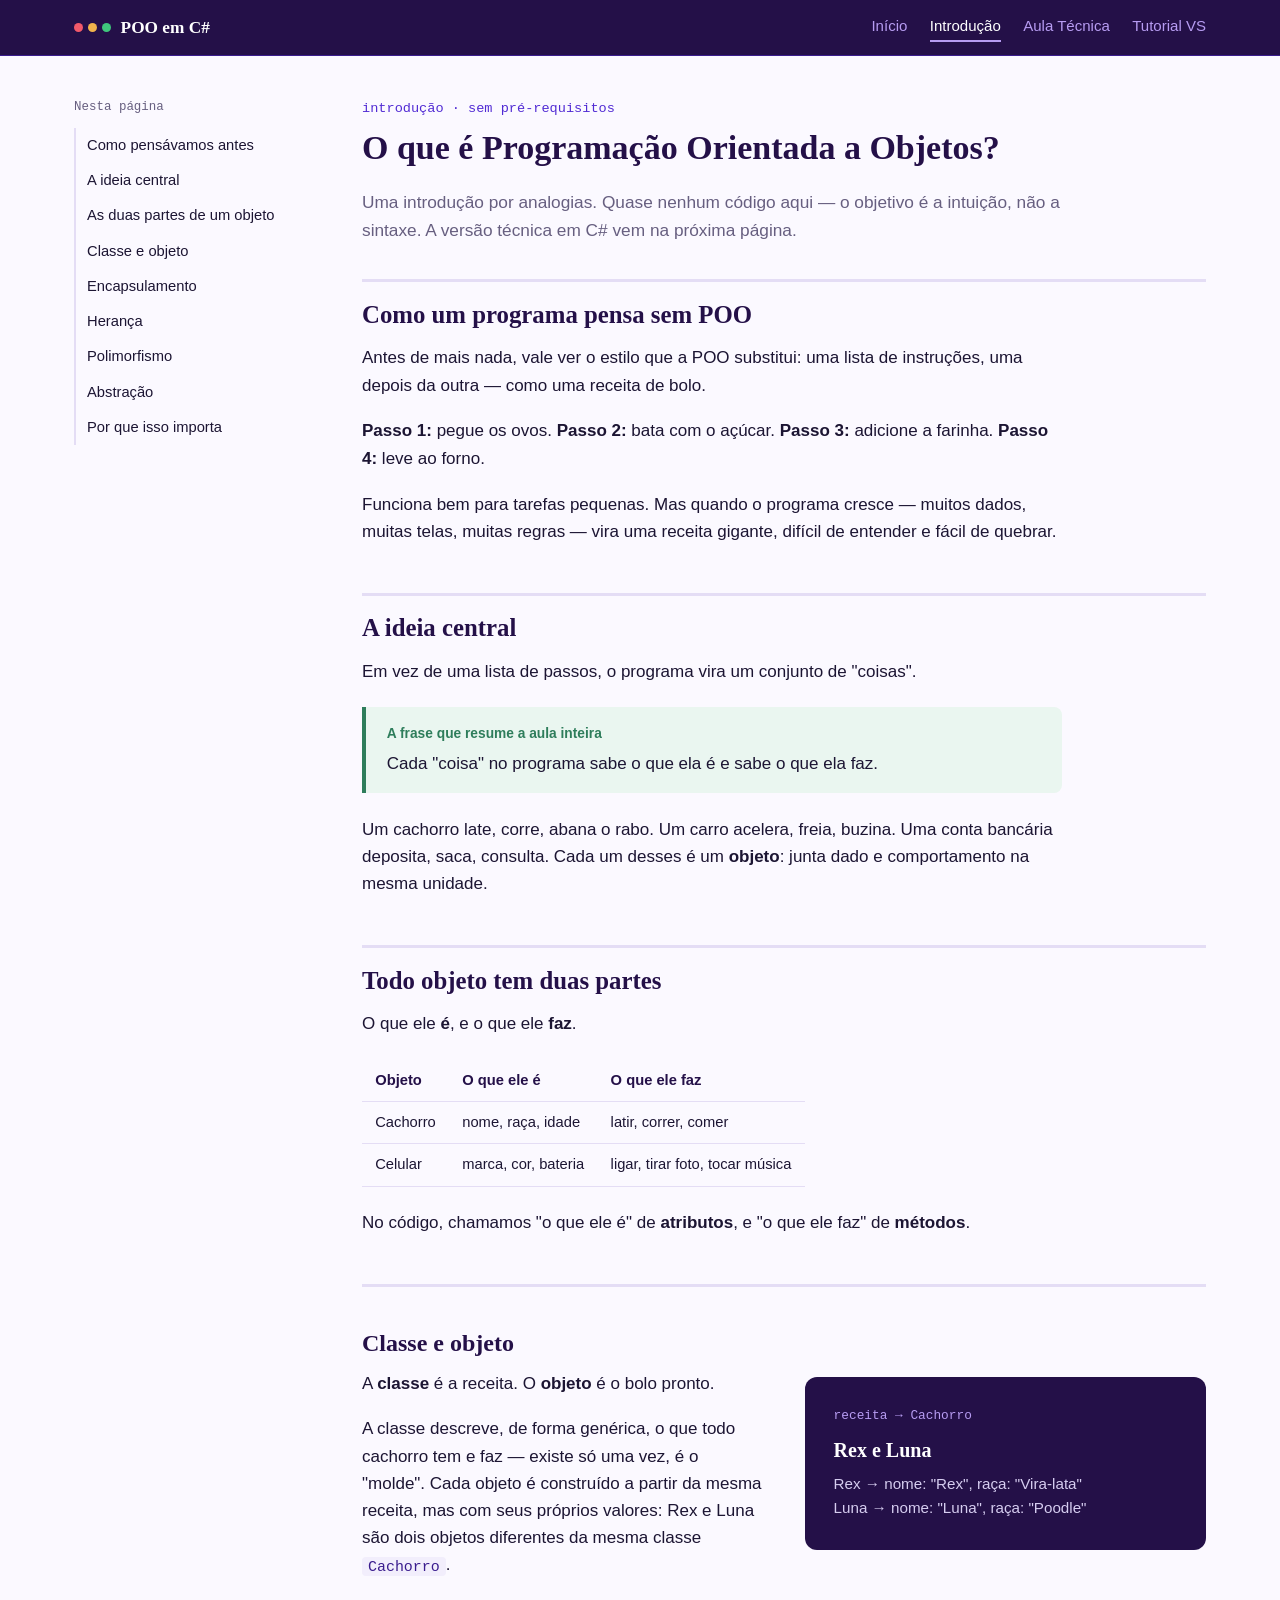
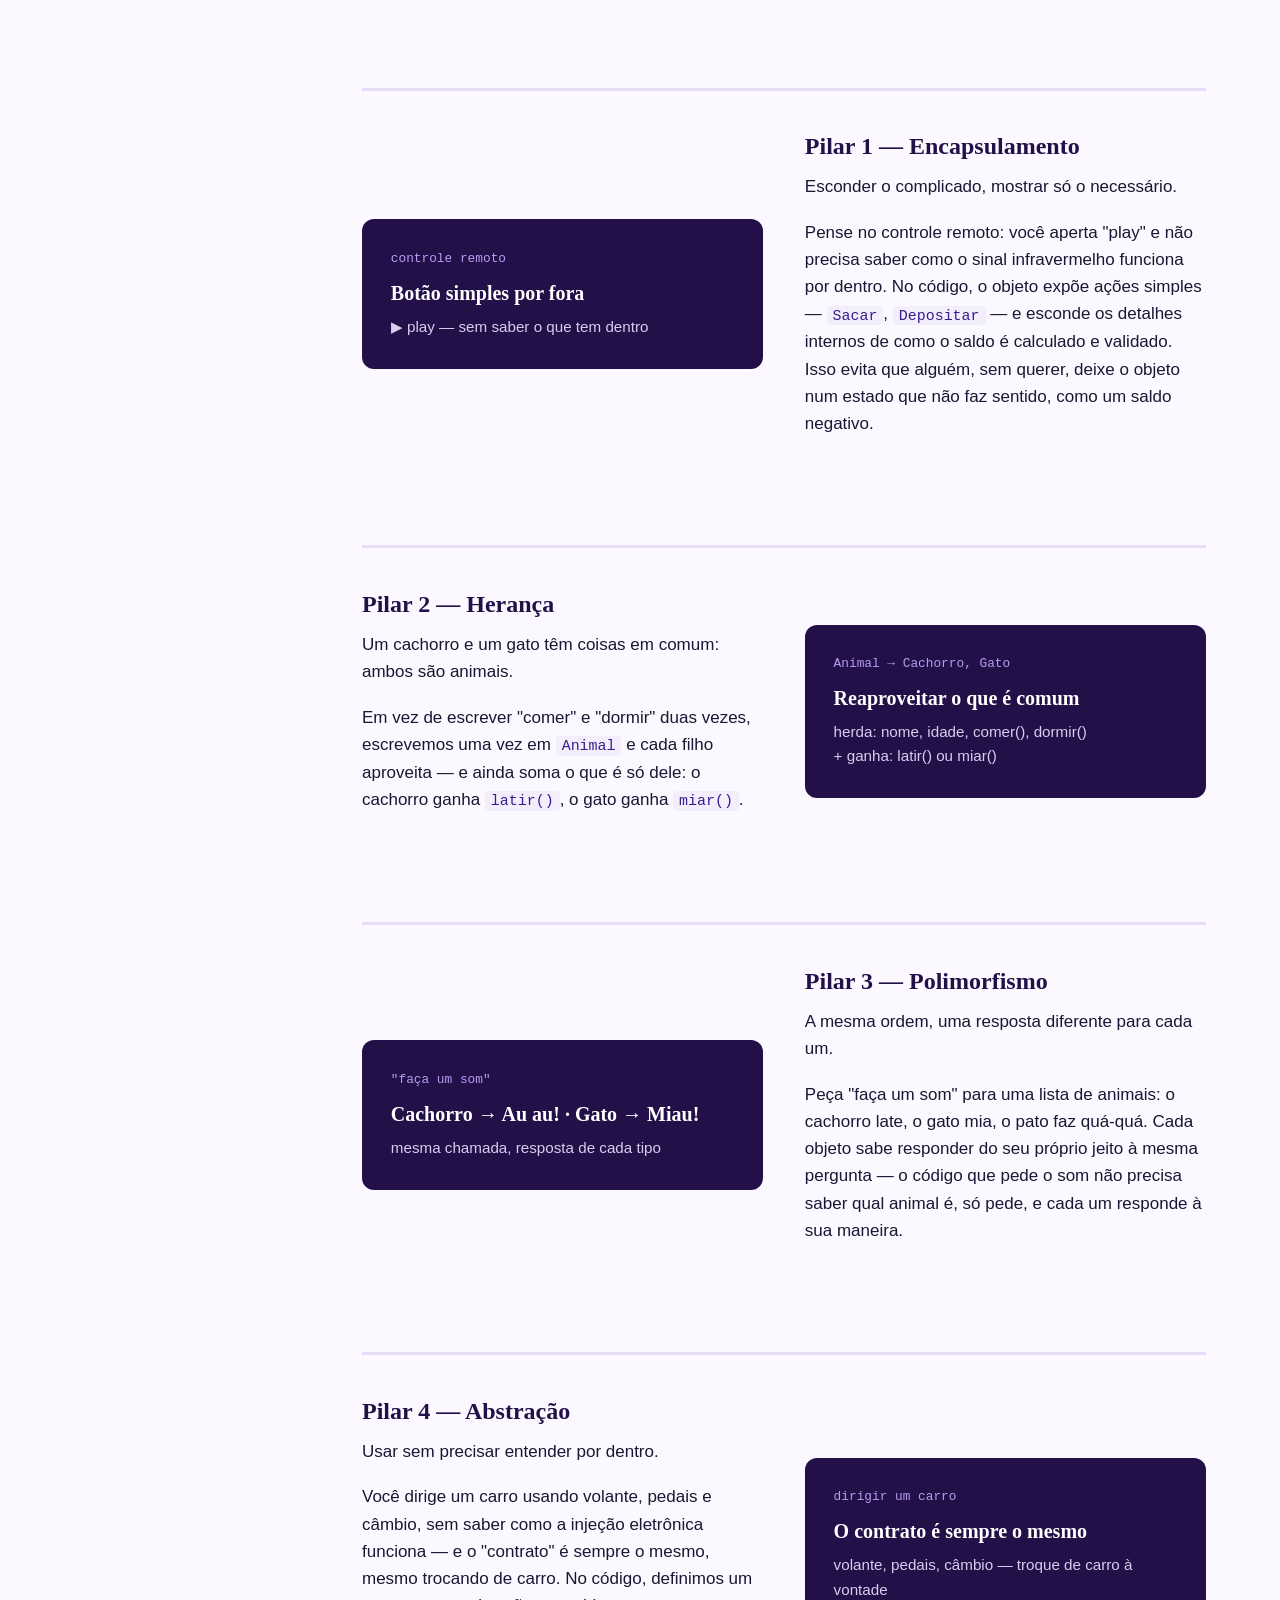
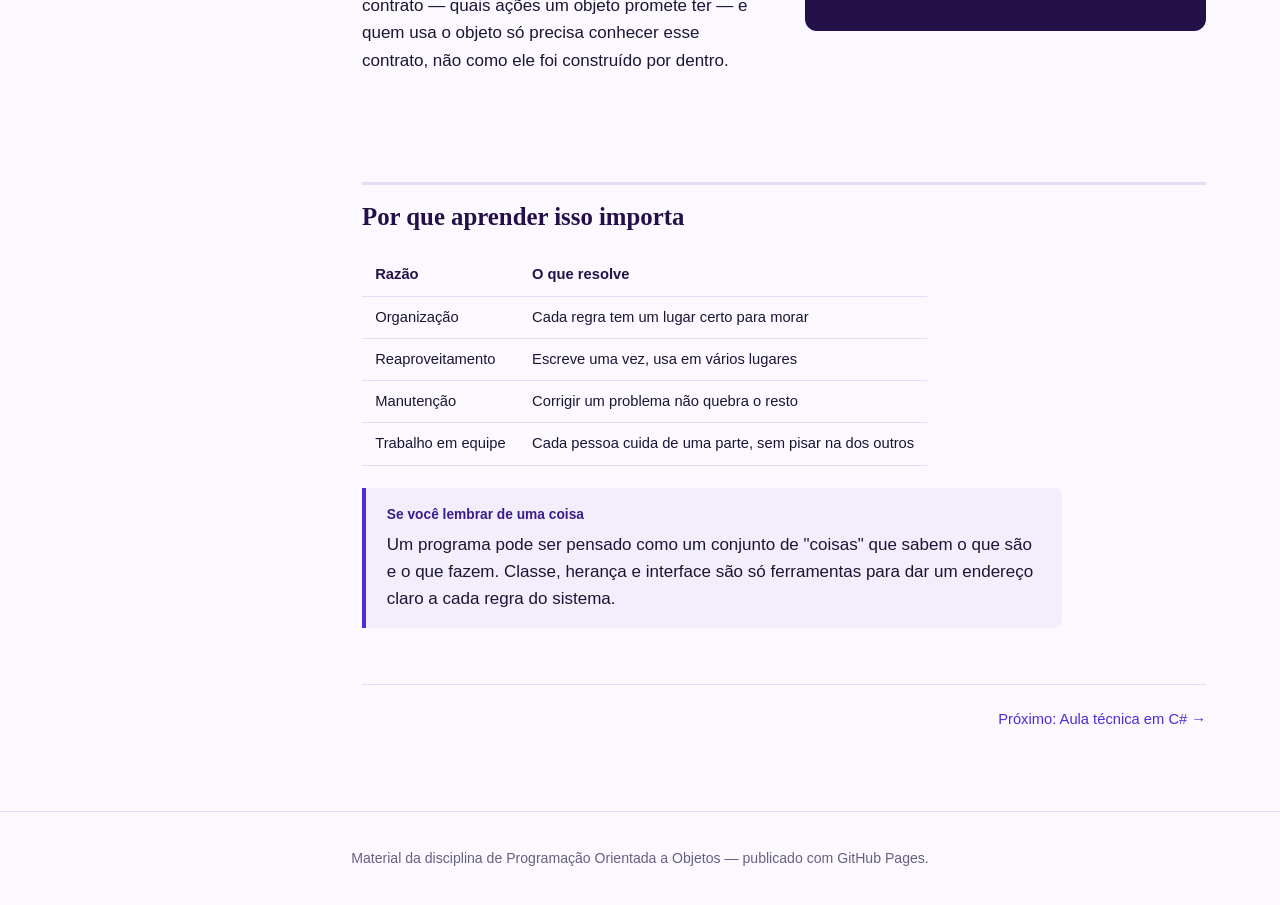
<file: introducao.html>
<!DOCTYPE html>
<html lang="pt-BR">
<head>
<meta charset="UTF-8">
<meta name="viewport" content="width=device-width, initial-scale=1">
<title>Introdução à POO — POO em C#</title>
<meta name="description" content="O que é Programação Orientada a Objetos, explicado por analogias do dia a dia, sem pré-requisitos.">
<link rel="stylesheet" href="assets/css/style.css">
</head>
<body>

<header class="site-header">
  <div class="bar">
    <a class="brand" href="index.html">
      <span class="dots"><span></span><span></span><span></span></span>
      POO em C#
    </a>
    <nav class="site-nav">
      <a href="index.html">Início</a>
      <a href="introducao.html" aria-current="page">Introdução</a>
      <a href="aula-tecnica.html">Aula Técnica</a>
      <a href="tutorial-visual-studio.html">Tutorial VS</a>
    </nav>
  </div>
</header>

<div class="docs">
  <aside class="docs-side">
    <p class="side-title">Nesta página</p>
    <ul>
      <li><a href="#como-pensavamos">Como pensávamos antes</a></li>
      <li><a href="#ideia-central">A ideia central</a></li>
      <li><a href="#duas-partes">As duas partes de um objeto</a></li>
      <li><a href="#classe-objeto">Classe e objeto</a></li>
      <li><a href="#encapsulamento">Encapsulamento</a></li>
      <li><a href="#heranca">Herança</a></li>
      <li><a href="#polimorfismo">Polimorfismo</a></li>
      <li><a href="#abstracao">Abstração</a></li>
      <li><a href="#por-que-importa">Por que isso importa</a></li>
    </ul>
  </aside>

  <main class="docs-main">
    <p class="page-kicker">introdução · sem pré-requisitos</p>
    <h1>O que é Programação Orientada a Objetos?</h1>
    <p class="lede">Uma introdução por analogias. Quase nenhum código aqui — o objetivo é a intuição, não a sintaxe. A versão técnica em C# vem na próxima página.</p>

    <section id="como-pensavamos">
      <h2>Como um programa pensa sem POO</h2>
      <p>Antes de mais nada, vale ver o estilo que a POO substitui: uma lista de instruções, uma depois da outra — como uma receita de bolo.</p>
      <p><strong>Passo 1:</strong> pegue os ovos. <strong>Passo 2:</strong> bata com o açúcar. <strong>Passo 3:</strong> adicione a farinha. <strong>Passo 4:</strong> leve ao forno.</p>
      <p>Funciona bem para tarefas pequenas. Mas quando o programa cresce — muitos dados, muitas telas, muitas regras — vira uma receita gigante, difícil de entender e fácil de quebrar.</p>
    </section>

    <section id="ideia-central">
      <h2>A ideia central</h2>
      <p>Em vez de uma lista de passos, o programa vira um conjunto de "coisas".</p>
      <div class="callout good">
        <span class="label">A frase que resume a aula inteira</span>
        <p>Cada "coisa" no programa sabe o que ela é e sabe o que ela faz.</p>
      </div>
      <p>Um cachorro late, corre, abana o rabo. Um carro acelera, freia, buzina. Uma conta bancária deposita, saca, consulta. Cada um desses é um <strong>objeto</strong>: junta dado e comportamento na mesma unidade.</p>
    </section>

    <section id="duas-partes">
      <h2>Todo objeto tem duas partes</h2>
      <p>O que ele <strong>é</strong>, e o que ele <strong>faz</strong>.</p>
      <table>
        <thead><tr><th>Objeto</th><th>O que ele é</th><th>O que ele faz</th></tr></thead>
        <tbody>
          <tr><td>Cachorro</td><td>nome, raça, idade</td><td>latir, correr, comer</td></tr>
          <tr><td>Celular</td><td>marca, cor, bateria</td><td>ligar, tirar foto, tocar música</td></tr>
        </tbody>
      </table>
      <p class="note">No código, chamamos "o que ele é" de <strong>atributos</strong>, e "o que ele faz" de <strong>métodos</strong>.</p>
    </section>

    <section id="classe-objeto" class="pillar">
      <div class="pillar-text">
        <h2>Classe e objeto</h2>
        <p>A <strong>classe</strong> é a receita. O <strong>objeto</strong> é o bolo pronto.</p>
        <p>A classe descreve, de forma genérica, o que todo cachorro tem e faz — existe só uma vez, é o "molde". Cada objeto é construído a partir da mesma receita, mas com seus próprios valores: Rex e Luna são dois objetos diferentes da mesma classe <code>Cachorro</code>.</p>
      </div>
      <div class="pillar-visual">
        <span class="tag">receita → Cachorro</span>
        <strong>Rex e Luna</strong>
        <span class="sample">Rex → nome: "Rex", raça: "Vira-lata"<br>Luna → nome: "Luna", raça: "Poodle"</span>
      </div>
    </section>

    <section id="encapsulamento" class="pillar flip">
      <div class="pillar-text">
        <h2>Pilar 1 — Encapsulamento</h2>
        <p>Esconder o complicado, mostrar só o necessário.</p>
        <p>Pense no controle remoto: você aperta "play" e não precisa saber como o sinal infravermelho funciona por dentro. No código, o objeto expõe ações simples — <code>Sacar</code>, <code>Depositar</code> — e esconde os detalhes internos de como o saldo é calculado e validado. Isso evita que alguém, sem querer, deixe o objeto num estado que não faz sentido, como um saldo negativo.</p>
      </div>
      <div class="pillar-visual">
        <span class="tag">controle remoto</span>
        <strong>Botão simples por fora</strong>
        <span class="sample">▶ play — sem saber o que tem dentro</span>
      </div>
    </section>

    <section id="heranca" class="pillar">
      <div class="pillar-text">
        <h2>Pilar 2 — Herança</h2>
        <p>Um cachorro e um gato têm coisas em comum: ambos são animais.</p>
        <p>Em vez de escrever "comer" e "dormir" duas vezes, escrevemos uma vez em <code>Animal</code> e cada filho aproveita — e ainda soma o que é só dele: o cachorro ganha <code>latir()</code>, o gato ganha <code>miar()</code>.</p>
      </div>
      <div class="pillar-visual">
        <span class="tag">Animal → Cachorro, Gato</span>
        <strong>Reaproveitar o que é comum</strong>
        <span class="sample">herda: nome, idade, comer(), dormir()<br>+ ganha: latir() ou miar()</span>
      </div>
    </section>

    <section id="polimorfismo" class="pillar flip">
      <div class="pillar-text">
        <h2>Pilar 3 — Polimorfismo</h2>
        <p>A mesma ordem, uma resposta diferente para cada um.</p>
        <p>Peça "faça um som" para uma lista de animais: o cachorro late, o gato mia, o pato faz quá-quá. Cada objeto sabe responder do seu próprio jeito à mesma pergunta — o código que pede o som não precisa saber qual animal é, só pede, e cada um responde à sua maneira.</p>
      </div>
      <div class="pillar-visual">
        <span class="tag">"faça um som"</span>
        <strong>Cachorro → Au au! · Gato → Miau!</strong>
        <span class="sample">mesma chamada, resposta de cada tipo</span>
      </div>
    </section>

    <section id="abstracao" class="pillar">
      <div class="pillar-text">
        <h2>Pilar 4 — Abstração</h2>
        <p>Usar sem precisar entender por dentro.</p>
        <p>Você dirige um carro usando volante, pedais e câmbio, sem saber como a injeção eletrônica funciona — e o "contrato" é sempre o mesmo, mesmo trocando de carro. No código, definimos um contrato — quais ações um objeto promete ter — e quem usa o objeto só precisa conhecer esse contrato, não como ele foi construído por dentro.</p>
      </div>
      <div class="pillar-visual">
        <span class="tag">dirigir um carro</span>
        <strong>O contrato é sempre o mesmo</strong>
        <span class="sample">volante, pedais, câmbio — troque de carro à vontade</span>
      </div>
    </section>

    <section id="por-que-importa">
      <h2>Por que aprender isso importa</h2>
      <table>
        <thead><tr><th>Razão</th><th>O que resolve</th></tr></thead>
        <tbody>
          <tr><td>Organização</td><td>Cada regra tem um lugar certo para morar</td></tr>
          <tr><td>Reaproveitamento</td><td>Escreve uma vez, usa em vários lugares</td></tr>
          <tr><td>Manutenção</td><td>Corrigir um problema não quebra o resto</td></tr>
          <tr><td>Trabalho em equipe</td><td>Cada pessoa cuida de uma parte, sem pisar na dos outros</td></tr>
        </tbody>
      </table>
      <div class="callout">
        <span class="label">Se você lembrar de uma coisa</span>
        <p>Um programa pode ser pensado como um conjunto de "coisas" que sabem o que são e o que fazem. Classe, herança e interface são só ferramentas para dar um endereço claro a cada regra do sistema.</p>
      </div>
    </section>

    <div class="pagefoot">
      <span></span>
      <a href="aula-tecnica.html">Próximo: Aula técnica em C# →</a>
    </div>
  </main>
</div>

<footer class="site-footer">
  Material da disciplina de Programação Orientada a Objetos — publicado com GitHub Pages.
</footer>

</body>
</html>
</file>
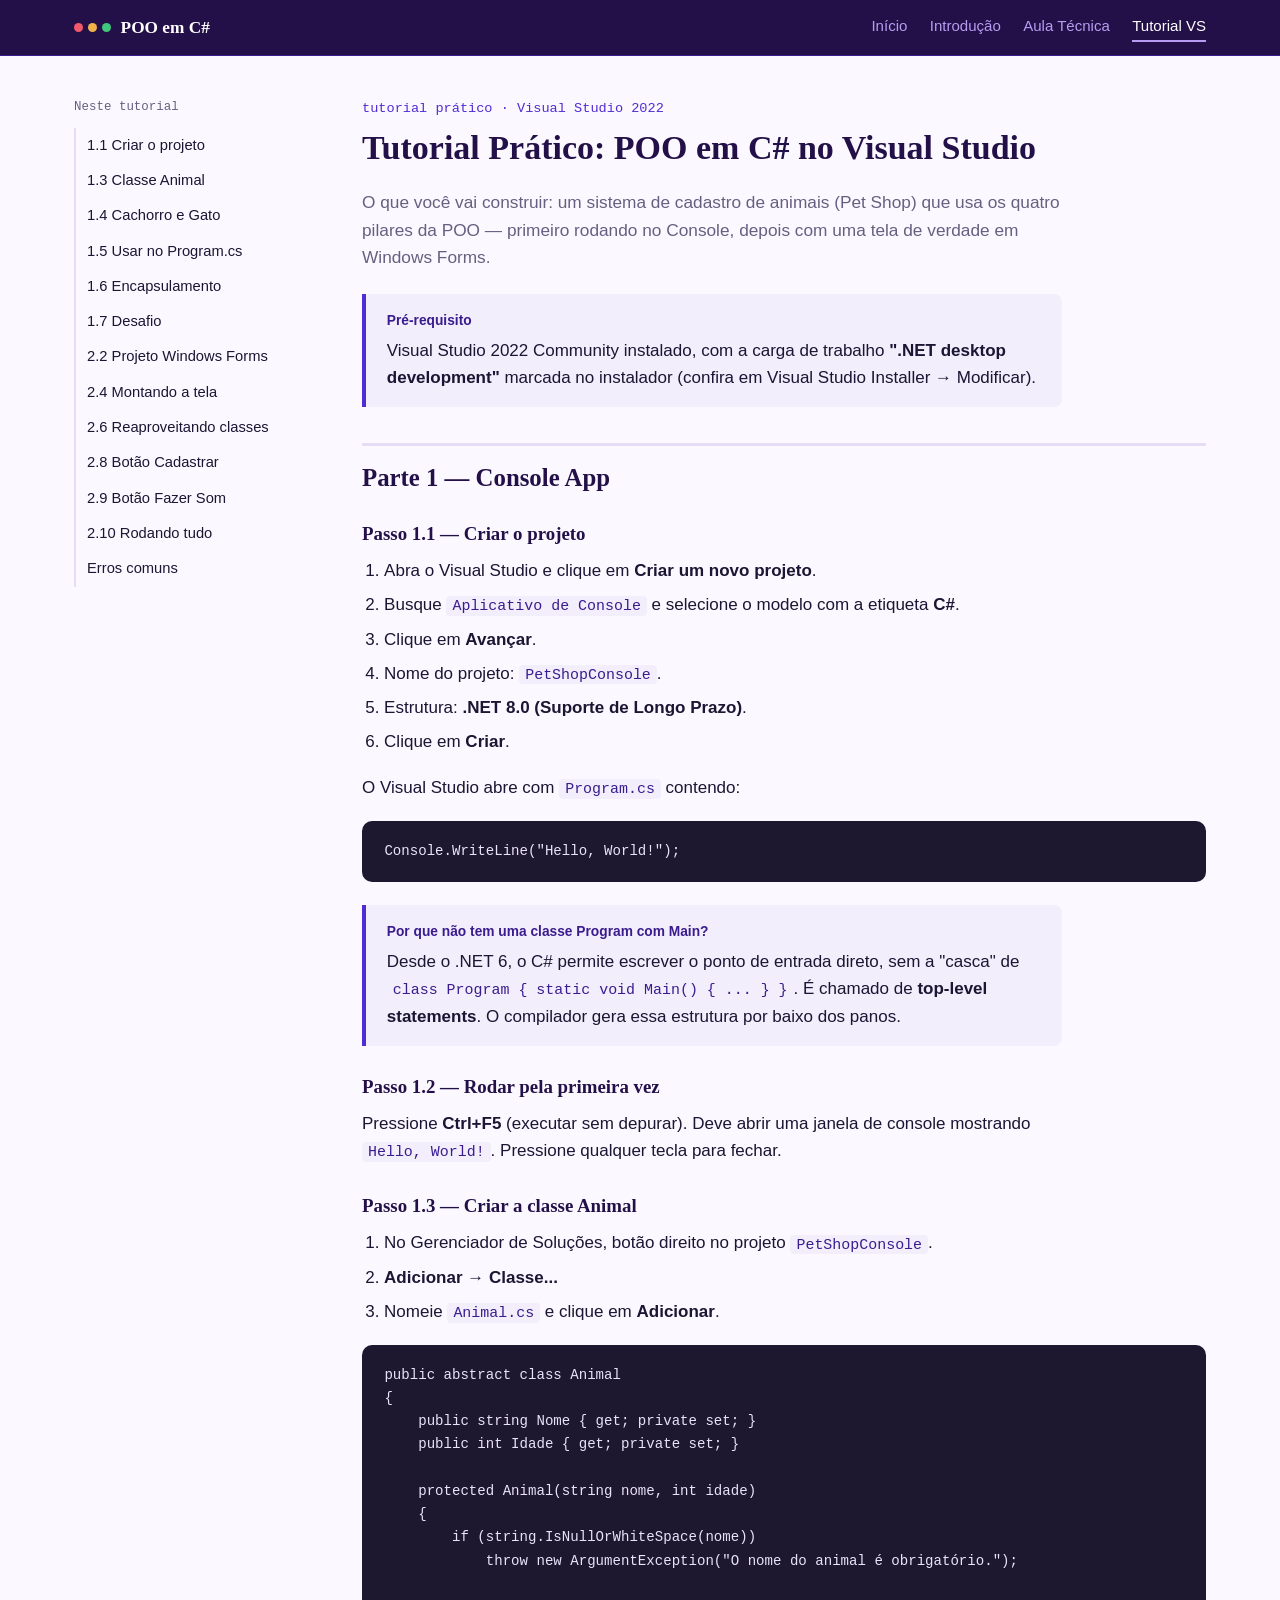
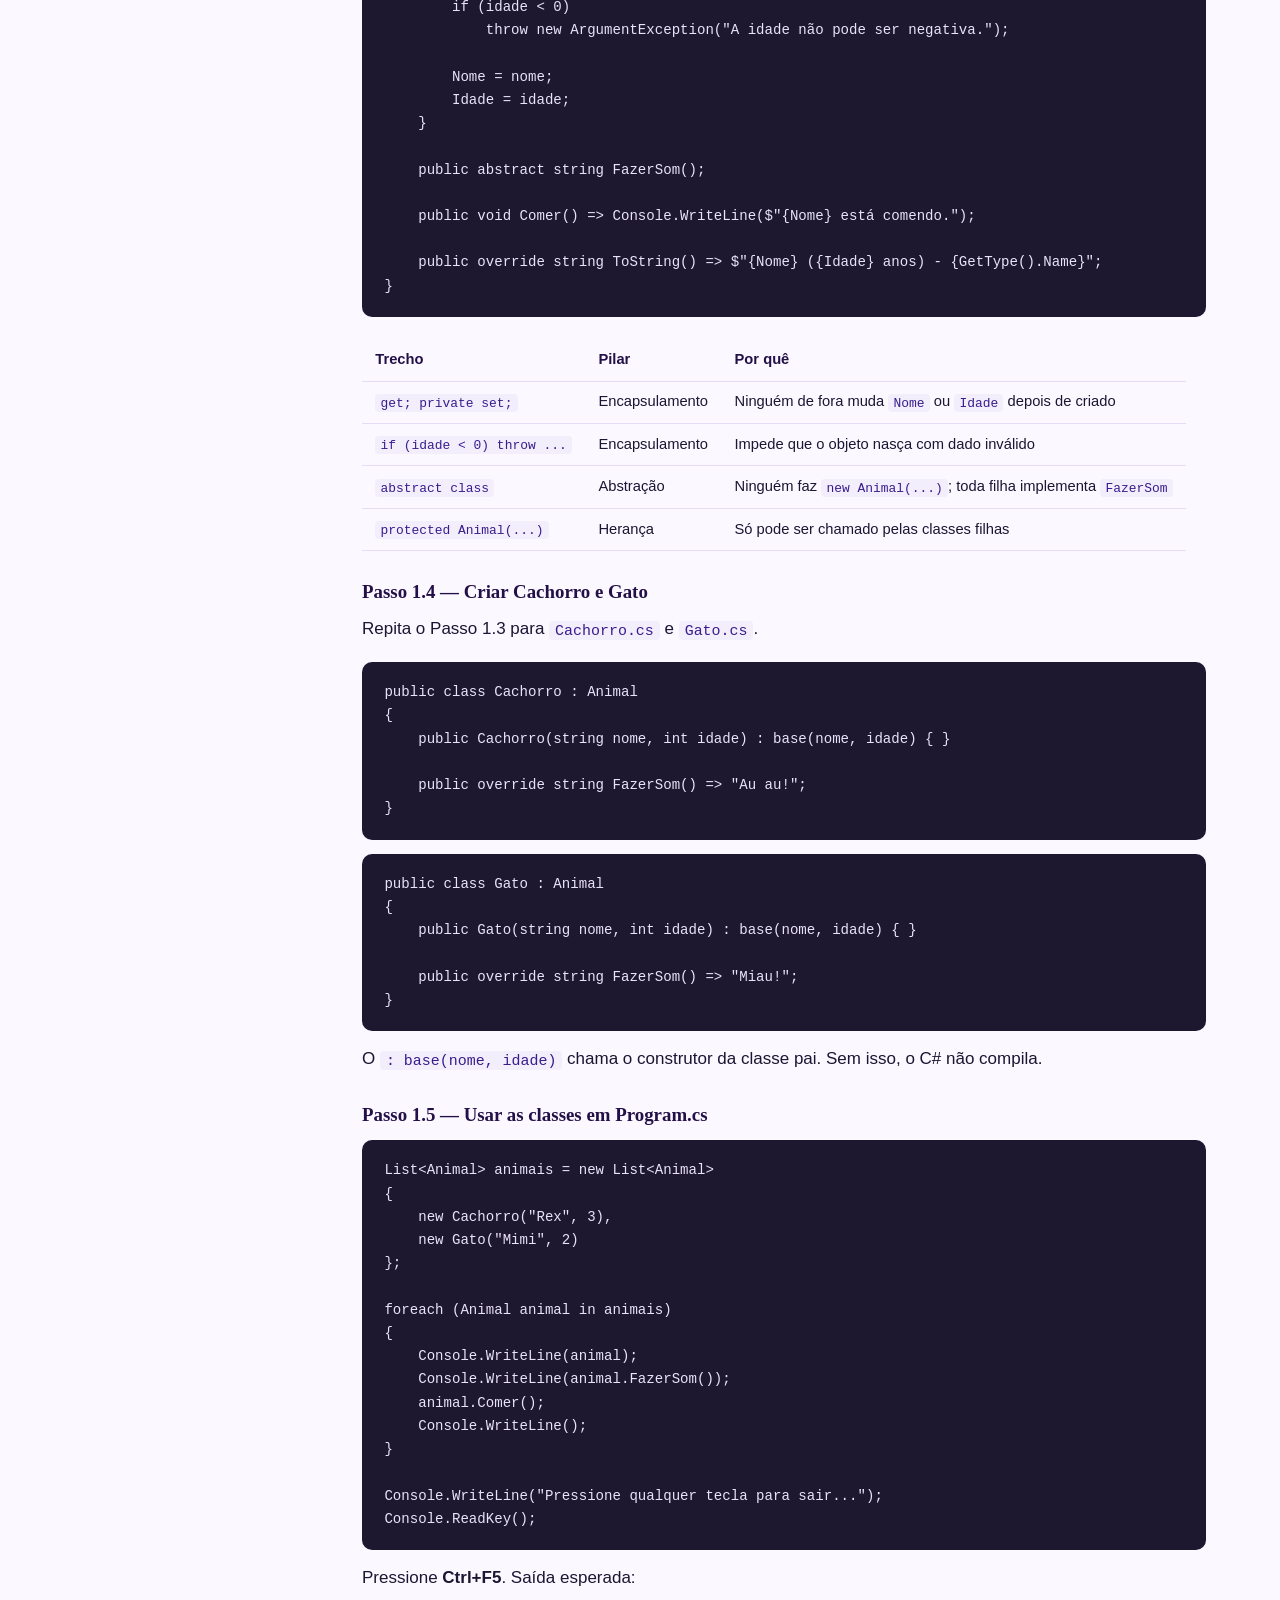
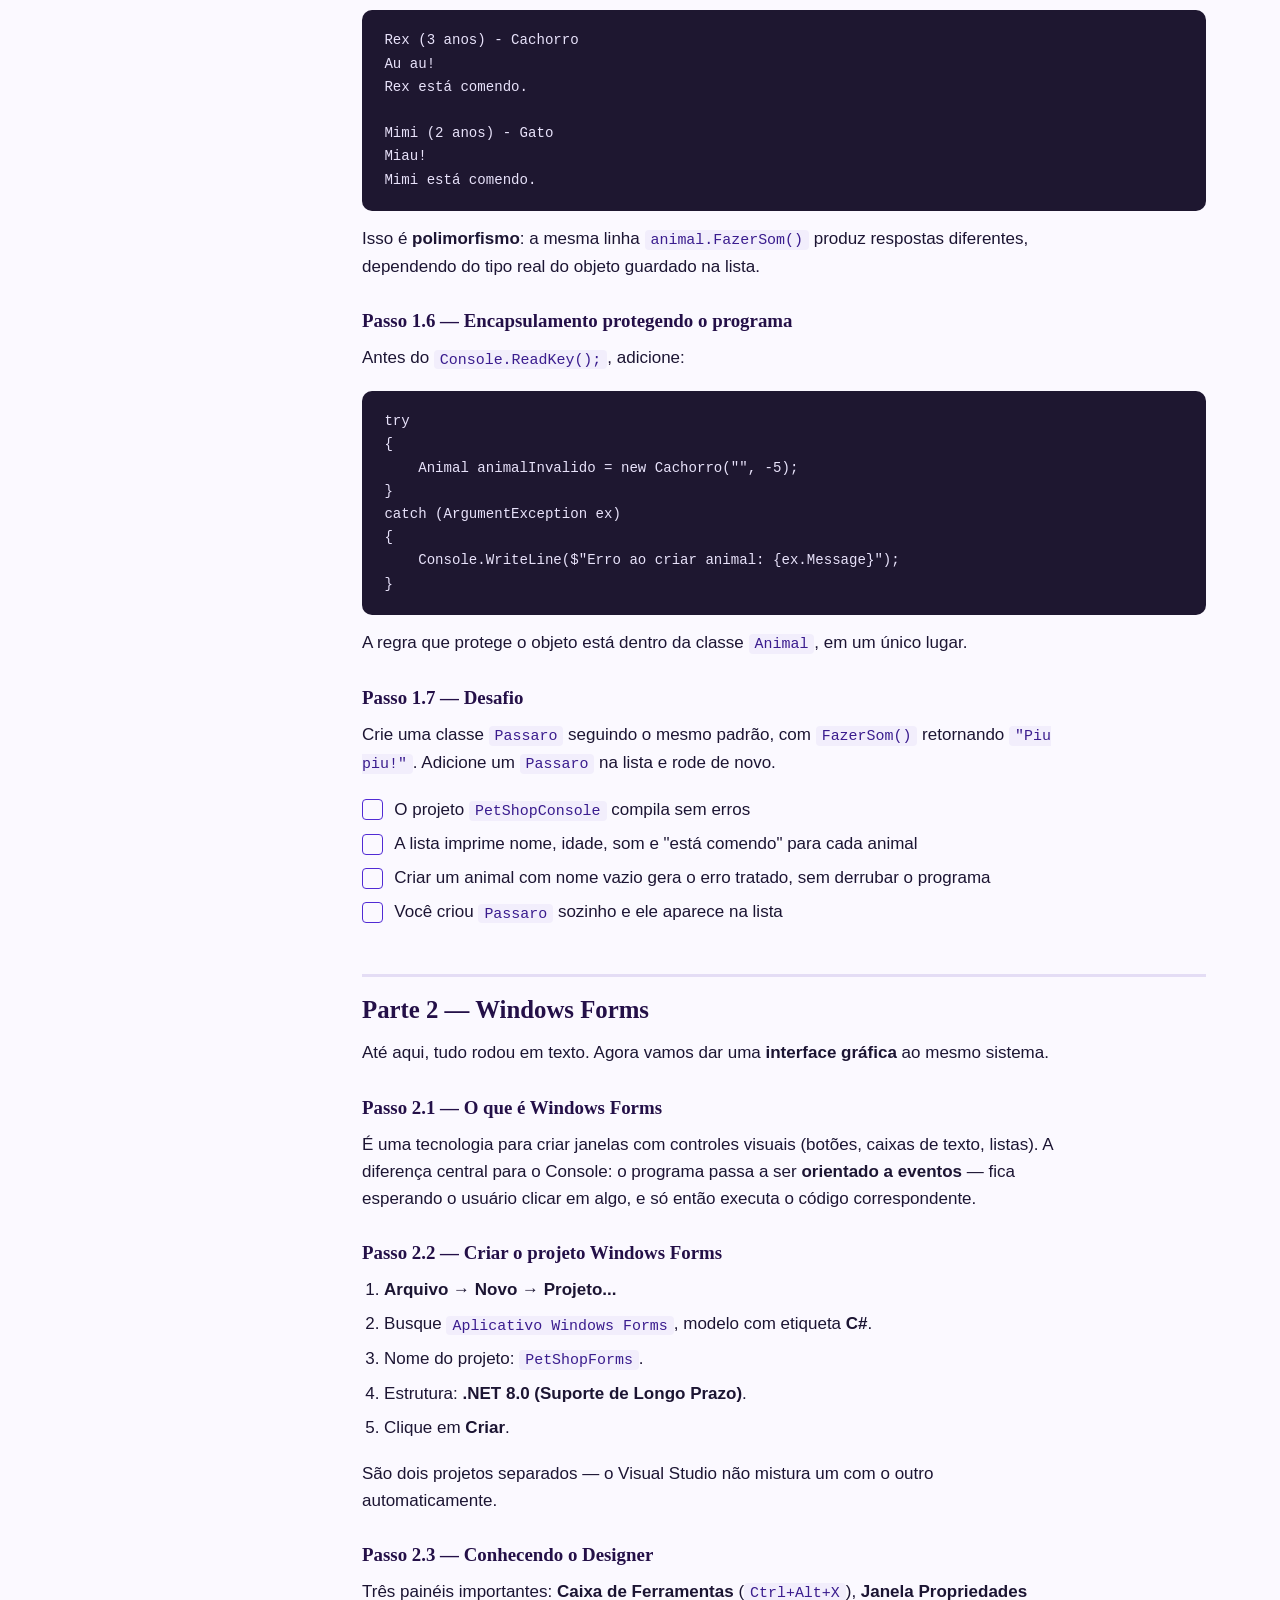
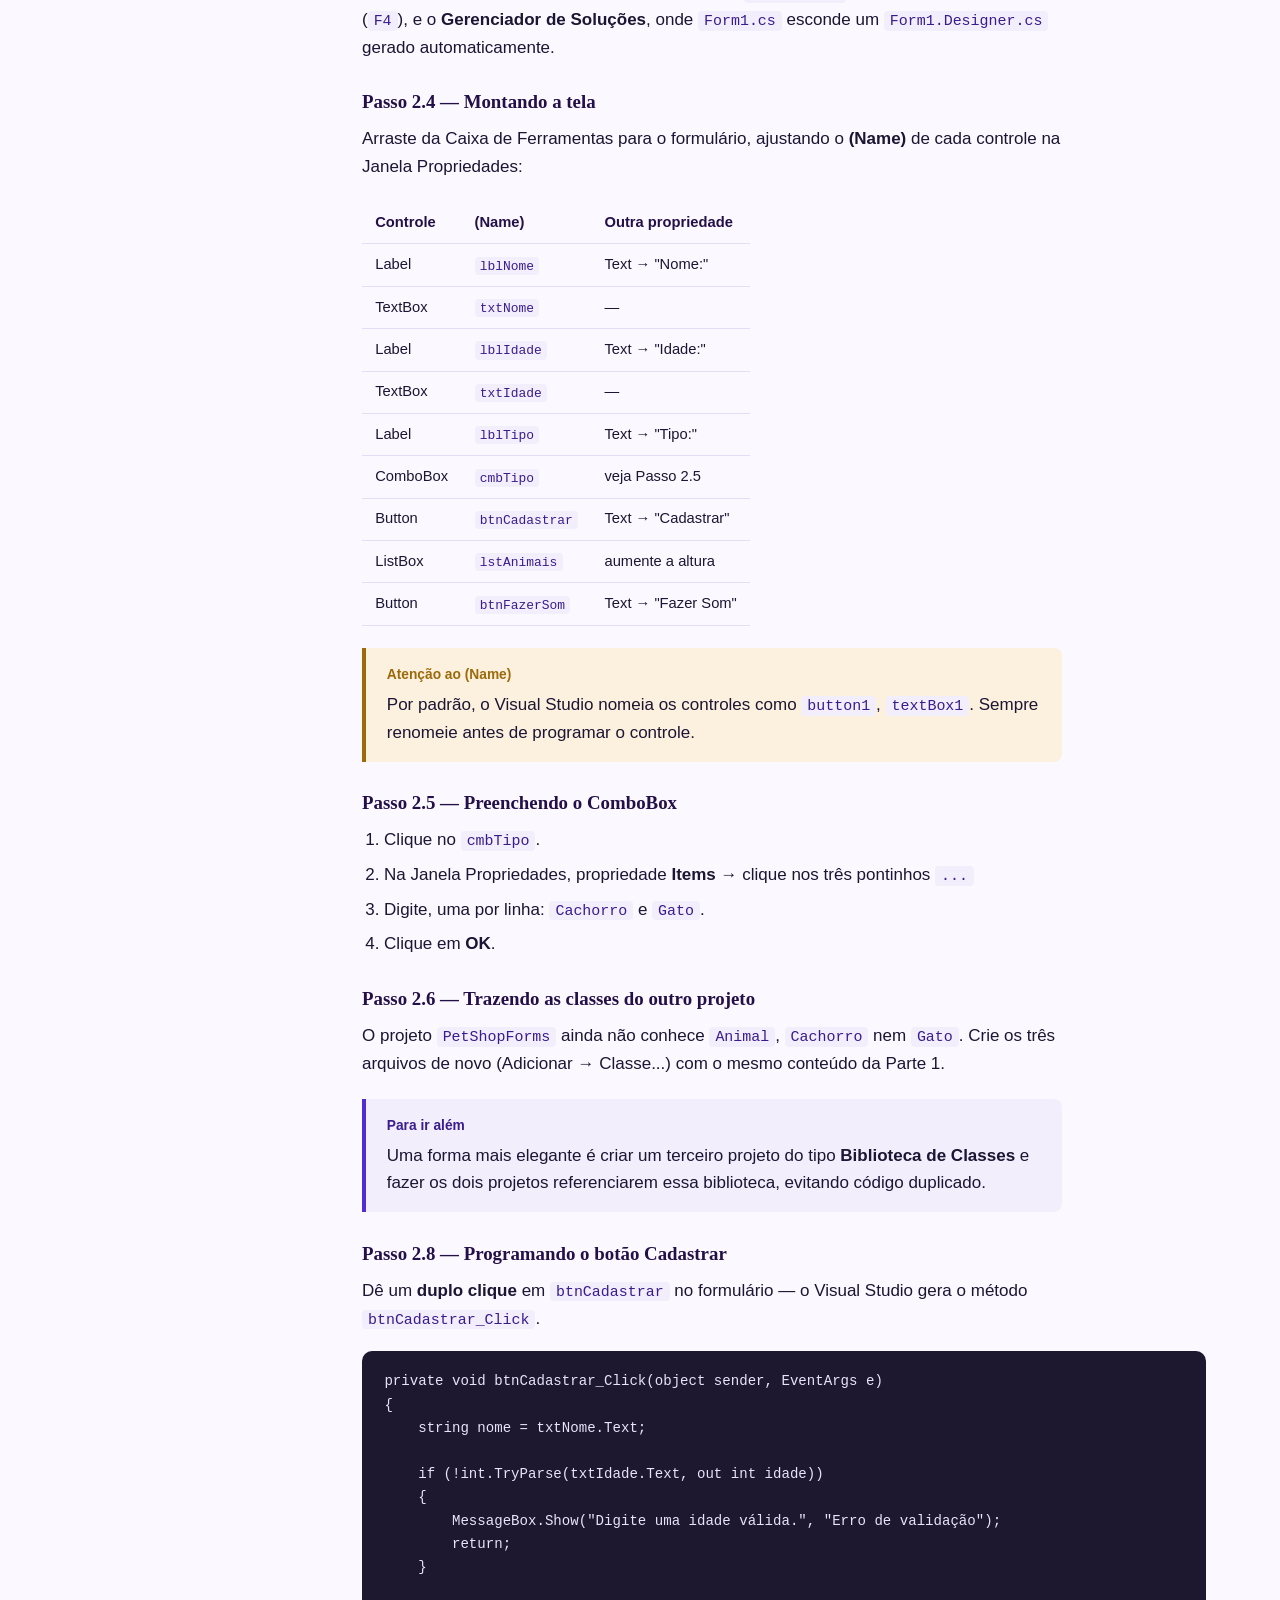
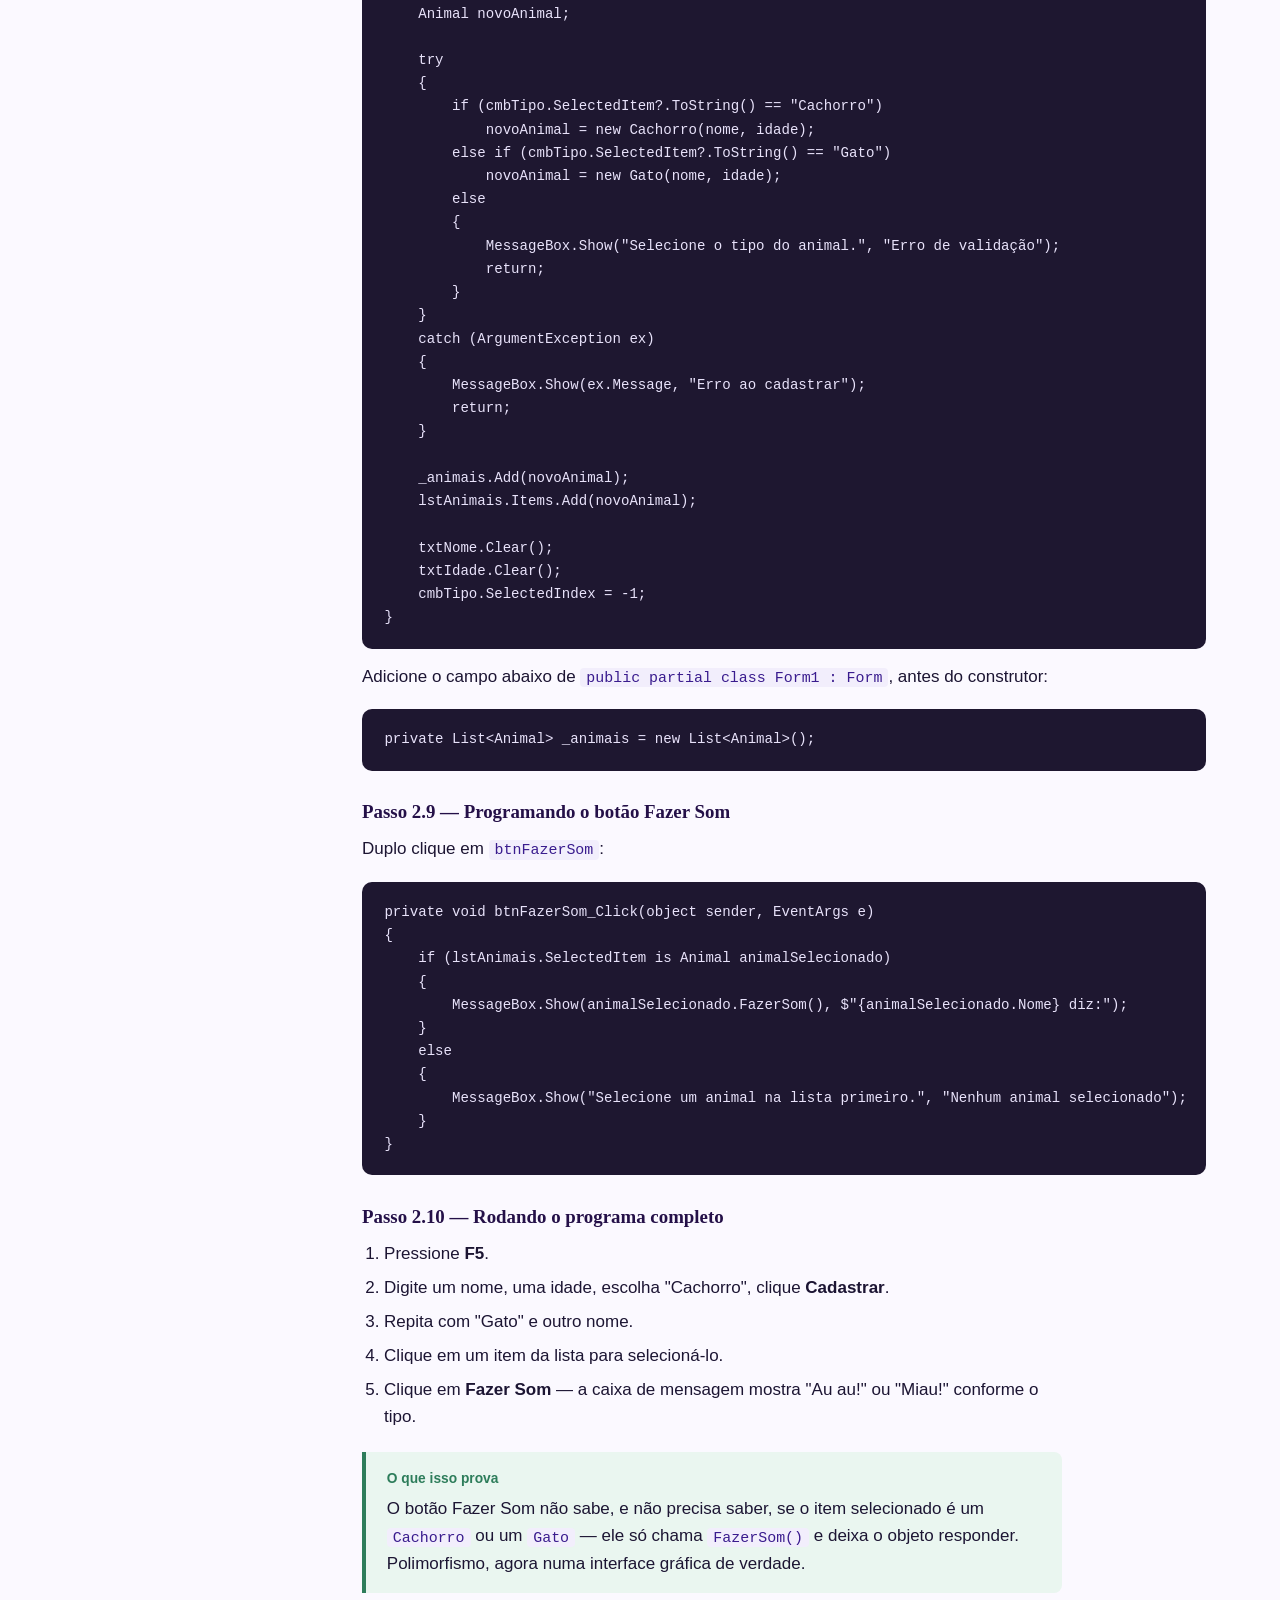
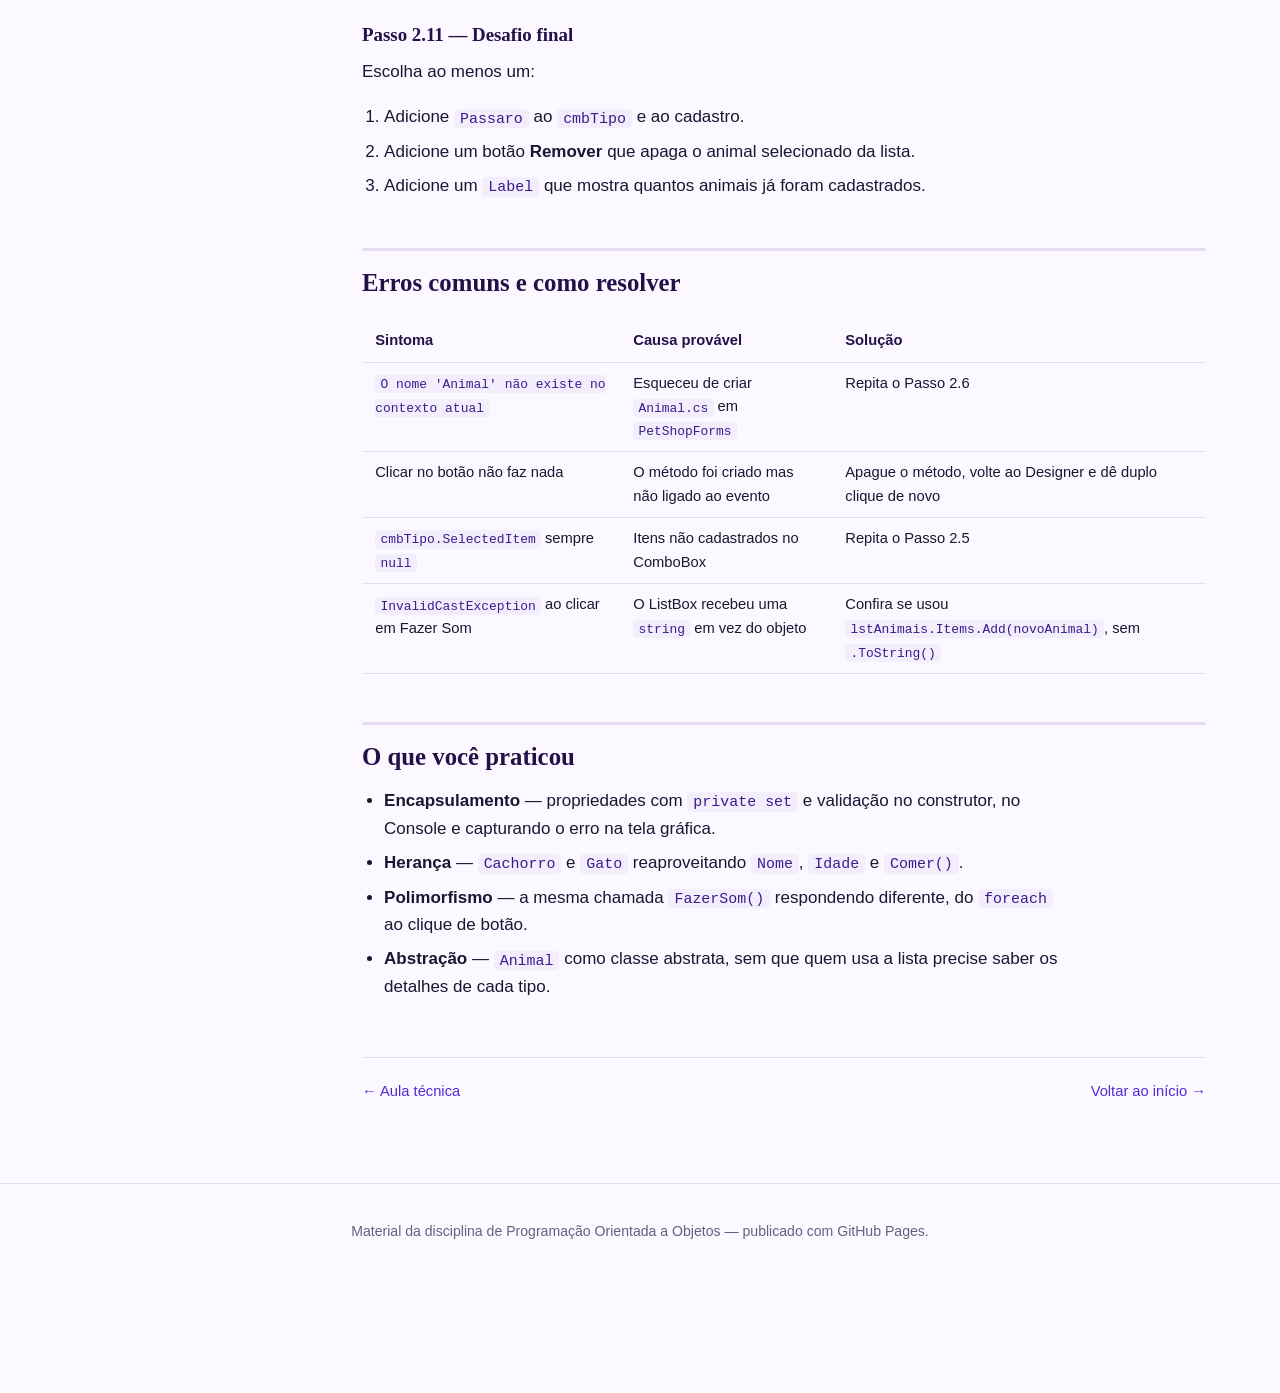
<file: tutorial-visual-studio.html>
<!DOCTYPE html>
<html lang="pt-BR">
<head>
<meta charset="UTF-8">
<meta name="viewport" content="width=device-width, initial-scale=1">
<title>Tutorial no Visual Studio — POO em C#</title>
<meta name="description" content="Passo a passo prático: construa um sistema de cadastro de animais em C#, primeiro no Console e depois com Windows Forms.">
<link rel="stylesheet" href="assets/css/style.css">
</head>
<body>

<header class="site-header">
  <div class="bar">
    <a class="brand" href="index.html">
      <span class="dots"><span></span><span></span><span></span></span>
      POO em C#
    </a>
    <nav class="site-nav">
      <a href="index.html">Início</a>
      <a href="introducao.html">Introdução</a>
      <a href="aula-tecnica.html">Aula Técnica</a>
      <a href="tutorial-visual-studio.html" aria-current="page">Tutorial VS</a>
    </nav>
  </div>
</header>

<div class="docs">
  <aside class="docs-side">
    <p class="side-title">Neste tutorial</p>
    <ul>
      <li><a href="#p1-1">1.1 Criar o projeto</a></li>
      <li><a href="#p1-3">1.3 Classe Animal</a></li>
      <li><a href="#p1-4">1.4 Cachorro e Gato</a></li>
      <li><a href="#p1-5">1.5 Usar no Program.cs</a></li>
      <li><a href="#p1-6">1.6 Encapsulamento</a></li>
      <li><a href="#p1-7">1.7 Desafio</a></li>
      <li><a href="#p2-2">2.2 Projeto Windows Forms</a></li>
      <li><a href="#p2-4">2.4 Montando a tela</a></li>
      <li><a href="#p2-6">2.6 Reaproveitando classes</a></li>
      <li><a href="#p2-8">2.8 Botão Cadastrar</a></li>
      <li><a href="#p2-9">2.9 Botão Fazer Som</a></li>
      <li><a href="#p2-10">2.10 Rodando tudo</a></li>
      <li><a href="#erros">Erros comuns</a></li>
    </ul>
  </aside>

  <main class="docs-main">
    <p class="page-kicker">tutorial prático · Visual Studio 2022</p>
    <h1>Tutorial Prático: POO em C# no Visual Studio</h1>
    <p class="lede">O que você vai construir: um sistema de cadastro de animais (Pet Shop) que usa os quatro pilares da POO — primeiro rodando no Console, depois com uma tela de verdade em Windows Forms.</p>

    <div class="callout">
      <span class="label">Pré-requisito</span>
      <p>Visual Studio 2022 Community instalado, com a carga de trabalho <strong>".NET desktop development"</strong> marcada no instalador (confira em Visual Studio Installer → Modificar).</p>
    </div>

    <section>
      <h2>Parte 1 — Console App</h2>

      <h3 id="p1-1">Passo 1.1 — Criar o projeto</h3>
      <ol>
        <li>Abra o Visual Studio e clique em <strong>Criar um novo projeto</strong>.</li>
        <li>Busque <code>Aplicativo de Console</code> e selecione o modelo com a etiqueta <strong>C#</strong>.</li>
        <li>Clique em <strong>Avançar</strong>.</li>
        <li>Nome do projeto: <code>PetShopConsole</code>.</li>
        <li>Estrutura: <strong>.NET 8.0 (Suporte de Longo Prazo)</strong>.</li>
        <li>Clique em <strong>Criar</strong>.</li>
      </ol>
      <p>O Visual Studio abre com <code>Program.cs</code> contendo:</p>
      <pre><code>Console.WriteLine("Hello, World!");</code></pre>
      <div class="callout">
        <span class="label">Por que não tem uma classe Program com Main?</span>
        <p>Desde o .NET 6, o C# permite escrever o ponto de entrada direto, sem a "casca" de <code>class Program { static void Main() { ... } }</code>. É chamado de <strong>top-level statements</strong>. O compilador gera essa estrutura por baixo dos panos.</p>
      </div>

      <h3>Passo 1.2 — Rodar pela primeira vez</h3>
      <p>Pressione <strong>Ctrl+F5</strong> (executar sem depurar). Deve abrir uma janela de console mostrando <code>Hello, World!</code>. Pressione qualquer tecla para fechar.</p>

      <h3 id="p1-3">Passo 1.3 — Criar a classe Animal</h3>
      <ol>
        <li>No Gerenciador de Soluções, botão direito no projeto <code>PetShopConsole</code>.</li>
        <li><strong>Adicionar</strong> → <strong>Classe...</strong></li>
        <li>Nomeie <code>Animal.cs</code> e clique em <strong>Adicionar</strong>.</li>
      </ol>
      <pre><code>public abstract class Animal
{
    public string Nome { get; private set; }
    public int Idade { get; private set; }

    protected Animal(string nome, int idade)
    {
        if (string.IsNullOrWhiteSpace(nome))
            throw new ArgumentException("O nome do animal é obrigatório.");

        if (idade &lt; 0)
            throw new ArgumentException("A idade não pode ser negativa.");

        Nome = nome;
        Idade = idade;
    }

    public abstract string FazerSom();

    public void Comer() => Console.WriteLine($"{Nome} está comendo.");

    public override string ToString() => $"{Nome} ({Idade} anos) - {GetType().Name}";
}</code></pre>
      <table>
        <thead><tr><th>Trecho</th><th>Pilar</th><th>Por quê</th></tr></thead>
        <tbody>
          <tr><td><code>get; private set;</code></td><td>Encapsulamento</td><td>Ninguém de fora muda <code>Nome</code> ou <code>Idade</code> depois de criado</td></tr>
          <tr><td><code>if (idade &lt; 0) throw ...</code></td><td>Encapsulamento</td><td>Impede que o objeto nasça com dado inválido</td></tr>
          <tr><td><code>abstract class</code></td><td>Abstração</td><td>Ninguém faz <code>new Animal(...)</code>; toda filha implementa <code>FazerSom</code></td></tr>
          <tr><td><code>protected Animal(...)</code></td><td>Herança</td><td>Só pode ser chamado pelas classes filhas</td></tr>
        </tbody>
      </table>

      <h3 id="p1-4">Passo 1.4 — Criar Cachorro e Gato</h3>
      <p>Repita o Passo 1.3 para <code>Cachorro.cs</code> e <code>Gato.cs</code>.</p>
      <pre><code>public class Cachorro : Animal
{
    public Cachorro(string nome, int idade) : base(nome, idade) { }

    public override string FazerSom() => "Au au!";
}</code></pre>
      <pre><code>public class Gato : Animal
{
    public Gato(string nome, int idade) : base(nome, idade) { }

    public override string FazerSom() => "Miau!";
}</code></pre>
      <p class="note">O <code>: base(nome, idade)</code> chama o construtor da classe pai. Sem isso, o C# não compila.</p>

      <h3 id="p1-5">Passo 1.5 — Usar as classes em Program.cs</h3>
      <pre><code>List&lt;Animal&gt; animais = new List&lt;Animal&gt;
{
    new Cachorro("Rex", 3),
    new Gato("Mimi", 2)
};

foreach (Animal animal in animais)
{
    Console.WriteLine(animal);
    Console.WriteLine(animal.FazerSom());
    animal.Comer();
    Console.WriteLine();
}

Console.WriteLine("Pressione qualquer tecla para sair...");
Console.ReadKey();</code></pre>
      <p>Pressione <strong>Ctrl+F5</strong>. Saída esperada:</p>
      <pre><code>Rex (3 anos) - Cachorro
Au au!
Rex está comendo.

Mimi (2 anos) - Gato
Miau!
Mimi está comendo.</code></pre>
      <p>Isso é <strong>polimorfismo</strong>: a mesma linha <code>animal.FazerSom()</code> produz respostas diferentes, dependendo do tipo real do objeto guardado na lista.</p>

      <h3 id="p1-6">Passo 1.6 — Encapsulamento protegendo o programa</h3>
      <p>Antes do <code>Console.ReadKey();</code>, adicione:</p>
      <pre><code>try
{
    Animal animalInvalido = new Cachorro("", -5);
}
catch (ArgumentException ex)
{
    Console.WriteLine($"Erro ao criar animal: {ex.Message}");
}</code></pre>
      <p>A regra que protege o objeto está dentro da classe <code>Animal</code>, em um único lugar.</p>

      <h3 id="p1-7">Passo 1.7 — Desafio</h3>
      <p>Crie uma classe <code>Passaro</code> seguindo o mesmo padrão, com <code>FazerSom()</code> retornando <code>"Piu piu!"</code>. Adicione um <code>Passaro</code> na lista e rode de novo.</p>
      <ul class="checklist">
        <li>O projeto <code>PetShopConsole</code> compila sem erros</li>
        <li>A lista imprime nome, idade, som e "está comendo" para cada animal</li>
        <li>Criar um animal com nome vazio gera o erro tratado, sem derrubar o programa</li>
        <li>Você criou <code>Passaro</code> sozinho e ele aparece na lista</li>
      </ul>
    </section>

    <section>
      <h2>Parte 2 — Windows Forms</h2>
      <p>Até aqui, tudo rodou em texto. Agora vamos dar uma <strong>interface gráfica</strong> ao mesmo sistema.</p>

      <h3>Passo 2.1 — O que é Windows Forms</h3>
      <p>É uma tecnologia para criar janelas com controles visuais (botões, caixas de texto, listas). A diferença central para o Console: o programa passa a ser <strong>orientado a eventos</strong> — fica esperando o usuário clicar em algo, e só então executa o código correspondente.</p>

      <h3 id="p2-2">Passo 2.2 — Criar o projeto Windows Forms</h3>
      <ol>
        <li><strong>Arquivo</strong> → <strong>Novo</strong> → <strong>Projeto...</strong></li>
        <li>Busque <code>Aplicativo Windows Forms</code>, modelo com etiqueta <strong>C#</strong>.</li>
        <li>Nome do projeto: <code>PetShopForms</code>.</li>
        <li>Estrutura: <strong>.NET 8.0 (Suporte de Longo Prazo)</strong>.</li>
        <li>Clique em <strong>Criar</strong>.</li>
      </ol>
      <p class="note">São dois projetos separados — o Visual Studio não mistura um com o outro automaticamente.</p>

      <h3>Passo 2.3 — Conhecendo o Designer</h3>
      <p>Três painéis importantes: <strong>Caixa de Ferramentas</strong> (<code>Ctrl+Alt+X</code>), <strong>Janela Propriedades</strong> (<code>F4</code>), e o <strong>Gerenciador de Soluções</strong>, onde <code>Form1.cs</code> esconde um <code>Form1.Designer.cs</code> gerado automaticamente.</p>

      <h3 id="p2-4">Passo 2.4 — Montando a tela</h3>
      <p>Arraste da Caixa de Ferramentas para o formulário, ajustando o <strong>(Name)</strong> de cada controle na Janela Propriedades:</p>
      <table>
        <thead><tr><th>Controle</th><th>(Name)</th><th>Outra propriedade</th></tr></thead>
        <tbody>
          <tr><td>Label</td><td><code>lblNome</code></td><td>Text → "Nome:"</td></tr>
          <tr><td>TextBox</td><td><code>txtNome</code></td><td>—</td></tr>
          <tr><td>Label</td><td><code>lblIdade</code></td><td>Text → "Idade:"</td></tr>
          <tr><td>TextBox</td><td><code>txtIdade</code></td><td>—</td></tr>
          <tr><td>Label</td><td><code>lblTipo</code></td><td>Text → "Tipo:"</td></tr>
          <tr><td>ComboBox</td><td><code>cmbTipo</code></td><td>veja Passo 2.5</td></tr>
          <tr><td>Button</td><td><code>btnCadastrar</code></td><td>Text → "Cadastrar"</td></tr>
          <tr><td>ListBox</td><td><code>lstAnimais</code></td><td>aumente a altura</td></tr>
          <tr><td>Button</td><td><code>btnFazerSom</code></td><td>Text → "Fazer Som"</td></tr>
        </tbody>
      </table>
      <div class="callout warn">
        <span class="label">Atenção ao (Name)</span>
        <p>Por padrão, o Visual Studio nomeia os controles como <code>button1</code>, <code>textBox1</code>. Sempre renomeie antes de programar o controle.</p>
      </div>

      <h3>Passo 2.5 — Preenchendo o ComboBox</h3>
      <ol>
        <li>Clique no <code>cmbTipo</code>.</li>
        <li>Na Janela Propriedades, propriedade <strong>Items</strong> → clique nos três pontinhos <code>...</code></li>
        <li>Digite, uma por linha: <code>Cachorro</code> e <code>Gato</code>.</li>
        <li>Clique em <strong>OK</strong>.</li>
      </ol>

      <h3 id="p2-6">Passo 2.6 — Trazendo as classes do outro projeto</h3>
      <p>O projeto <code>PetShopForms</code> ainda não conhece <code>Animal</code>, <code>Cachorro</code> nem <code>Gato</code>. Crie os três arquivos de novo (Adicionar → Classe...) com o mesmo conteúdo da Parte 1.</p>
      <div class="callout">
        <span class="label">Para ir além</span>
        <p>Uma forma mais elegante é criar um terceiro projeto do tipo <strong>Biblioteca de Classes</strong> e fazer os dois projetos referenciarem essa biblioteca, evitando código duplicado.</p>
      </div>

      <h3 id="p2-8">Passo 2.8 — Programando o botão Cadastrar</h3>
      <p>Dê um <strong>duplo clique</strong> em <code>btnCadastrar</code> no formulário — o Visual Studio gera o método <code>btnCadastrar_Click</code>.</p>
      <pre><code>private void btnCadastrar_Click(object sender, EventArgs e)
{
    string nome = txtNome.Text;

    if (!int.TryParse(txtIdade.Text, out int idade))
    {
        MessageBox.Show("Digite uma idade válida.", "Erro de validação");
        return;
    }

    Animal novoAnimal;

    try
    {
        if (cmbTipo.SelectedItem?.ToString() == "Cachorro")
            novoAnimal = new Cachorro(nome, idade);
        else if (cmbTipo.SelectedItem?.ToString() == "Gato")
            novoAnimal = new Gato(nome, idade);
        else
        {
            MessageBox.Show("Selecione o tipo do animal.", "Erro de validação");
            return;
        }
    }
    catch (ArgumentException ex)
    {
        MessageBox.Show(ex.Message, "Erro ao cadastrar");
        return;
    }

    _animais.Add(novoAnimal);
    lstAnimais.Items.Add(novoAnimal);

    txtNome.Clear();
    txtIdade.Clear();
    cmbTipo.SelectedIndex = -1;
}</code></pre>
      <p>Adicione o campo abaixo de <code>public partial class Form1 : Form</code>, antes do construtor:</p>
      <pre><code>private List&lt;Animal&gt; _animais = new List&lt;Animal&gt;();</code></pre>

      <h3 id="p2-9">Passo 2.9 — Programando o botão Fazer Som</h3>
      <p>Duplo clique em <code>btnFazerSom</code>:</p>
      <pre><code>private void btnFazerSom_Click(object sender, EventArgs e)
{
    if (lstAnimais.SelectedItem is Animal animalSelecionado)
    {
        MessageBox.Show(animalSelecionado.FazerSom(), $"{animalSelecionado.Nome} diz:");
    }
    else
    {
        MessageBox.Show("Selecione um animal na lista primeiro.", "Nenhum animal selecionado");
    }
}</code></pre>

      <h3 id="p2-10">Passo 2.10 — Rodando o programa completo</h3>
      <ol>
        <li>Pressione <strong>F5</strong>.</li>
        <li>Digite um nome, uma idade, escolha "Cachorro", clique <strong>Cadastrar</strong>.</li>
        <li>Repita com "Gato" e outro nome.</li>
        <li>Clique em um item da lista para selecioná-lo.</li>
        <li>Clique em <strong>Fazer Som</strong> — a caixa de mensagem mostra "Au au!" ou "Miau!" conforme o tipo.</li>
      </ol>
      <div class="callout good">
        <span class="label">O que isso prova</span>
        <p>O botão Fazer Som não sabe, e não precisa saber, se o item selecionado é um <code>Cachorro</code> ou um <code>Gato</code> — ele só chama <code>FazerSom()</code> e deixa o objeto responder. Polimorfismo, agora numa interface gráfica de verdade.</p>
      </div>

      <h3>Passo 2.11 — Desafio final</h3>
      <p>Escolha ao menos um:</p>
      <ol>
        <li>Adicione <code>Passaro</code> ao <code>cmbTipo</code> e ao cadastro.</li>
        <li>Adicione um botão <strong>Remover</strong> que apaga o animal selecionado da lista.</li>
        <li>Adicione um <code>Label</code> que mostra quantos animais já foram cadastrados.</li>
      </ol>
    </section>

    <section id="erros">
      <h2>Erros comuns e como resolver</h2>
      <table>
        <thead><tr><th>Sintoma</th><th>Causa provável</th><th>Solução</th></tr></thead>
        <tbody>
          <tr><td><code>O nome 'Animal' não existe no contexto atual</code></td><td>Esqueceu de criar <code>Animal.cs</code> em <code>PetShopForms</code></td><td>Repita o Passo 2.6</td></tr>
          <tr><td>Clicar no botão não faz nada</td><td>O método foi criado mas não ligado ao evento</td><td>Apague o método, volte ao Designer e dê duplo clique de novo</td></tr>
          <tr><td><code>cmbTipo.SelectedItem</code> sempre <code>null</code></td><td>Itens não cadastrados no ComboBox</td><td>Repita o Passo 2.5</td></tr>
          <tr><td><code>InvalidCastException</code> ao clicar em Fazer Som</td><td>O ListBox recebeu uma <code>string</code> em vez do objeto</td><td>Confira se usou <code>lstAnimais.Items.Add(novoAnimal)</code>, sem <code>.ToString()</code></td></tr>
        </tbody>
      </table>
    </section>

    <section>
      <h2>O que você praticou</h2>
      <ul>
        <li><strong>Encapsulamento</strong> — propriedades com <code>private set</code> e validação no construtor, no Console e capturando o erro na tela gráfica.</li>
        <li><strong>Herança</strong> — <code>Cachorro</code> e <code>Gato</code> reaproveitando <code>Nome</code>, <code>Idade</code> e <code>Comer()</code>.</li>
        <li><strong>Polimorfismo</strong> — a mesma chamada <code>FazerSom()</code> respondendo diferente, do <code>foreach</code> ao clique de botão.</li>
        <li><strong>Abstração</strong> — <code>Animal</code> como classe abstrata, sem que quem usa a lista precise saber os detalhes de cada tipo.</li>
      </ul>
    </section>

    <div class="pagefoot">
      <a href="aula-tecnica.html">← Aula técnica</a>
      <a href="index.html">Voltar ao início →</a>
    </div>
  </main>
</div>

<footer class="site-footer">
  Material da disciplina de Programação Orientada a Objetos — publicado com GitHub Pages.
</footer>

</body>
</html>
</file>
<file: assets/css/style.css>
/* =========================================================
   POO em C# — folha de estilos compartilhada
   ========================================================= */

:root {
  --dark: #241048;
  --purple: #512BD4;
  --purple-deep: #3A1C8E;
  --lilac: #B79CF2;
  --tint: #F2EEFC;
  --paper: #FBF9FF;
  --ink: #1C1533;
  --muted: #675F80;
  --line: #E4DDF5;
  --code-bg: #1E1730;
  --code-fg: #E8E2FA;
  --code-line: #372A5C;
  --good: #2E7D5B;
  --good-bg: #EAF6F0;
  --warn: #9C6A0A;
  --warn-bg: #FBF1DE;

  --serif: Georgia, "Iowan Old Style", "Palatino Linotype", "Book Antiqua", serif;
  --sans: -apple-system, "Segoe UI", Roboto, "Helvetica Neue", Arial, sans-serif;
  --mono: "SFMono-Regular", Consolas, "Liberation Mono", Menlo, monospace;

  --maxw: 74ch;
}

* { box-sizing: border-box; }

html {
  scroll-behavior: smooth;
  scroll-padding-top: 5.5rem;
}

body {
  margin: 0;
  background: var(--paper);
  color: var(--ink);
  font-family: var(--sans);
  font-size: 17px;
  line-height: 1.6;
  -webkit-font-smoothing: antialiased;
}

a { color: var(--purple); text-decoration: none; }
a:hover { text-decoration: underline; }
a:focus-visible, button:focus-visible { outline: 3px solid var(--lilac); outline-offset: 2px; }

img, svg { max-width: 100%; }

h1, h2, h3, h4 {
  font-family: var(--serif);
  color: var(--dark);
  line-height: 1.2;
  font-weight: 700;
  margin: 0 0 0.6em;
}

p { margin: 0 0 1.1em; max-width: var(--maxw); }
ul, ol { margin: 0 0 1.1em; padding-left: 1.3em; max-width: var(--maxw); }
li { margin-bottom: 0.4em; }

/* ---------- Header / nav (chrome de "editor") ---------- */

.site-header {
  position: sticky;
  top: 0;
  z-index: 40;
  background: var(--dark);
  border-bottom: 1px solid var(--purple-deep);
}

.site-header .bar {
  max-width: 1180px;
  margin: 0 auto;
  padding: 0.85rem 1.5rem;
  display: flex;
  align-items: center;
  gap: 1.75rem;
}

.brand {
  display: flex;
  align-items: center;
  gap: 0.6rem;
  color: #fff;
  font-family: var(--serif);
  font-weight: 700;
  font-size: 1.08rem;
  white-space: nowrap;
}
.brand:hover { text-decoration: none; }

.dots { display: inline-flex; gap: 5px; flex: none; }
.dots span {
  width: 9px; height: 9px; border-radius: 50%;
  display: inline-block;
}
.dots span:nth-child(1) { background: #F2596A; }
.dots span:nth-child(2) { background: #F0B34C; }
.dots span:nth-child(3) { background: #3FC77C; }

.site-nav {
  display: flex;
  gap: 1.4rem;
  margin-left: auto;
  flex-wrap: wrap;
}
.site-nav a {
  color: var(--lilac);
  font-size: 0.94rem;
}
.site-nav a:hover { color: #fff; text-decoration: none; }
.site-nav a[aria-current="page"] {
  color: #fff;
  border-bottom: 2px solid var(--lilac);
  padding-bottom: 2px;
}

/* ---------- Hero (homepage) ---------- */

.hero {
  max-width: 1180px;
  margin: 0 auto;
  padding: 4.5rem 1.5rem 3.5rem;
  display: grid;
  grid-template-columns: 1.05fr 0.95fr;
  gap: 3.5rem;
  align-items: center;
}

.hero .eyebrow {
  font-family: var(--mono);
  font-size: 0.88rem;
  color: var(--purple);
  margin: 0 0 0.9em;
}

.hero h1 {
  font-size: clamp(2.2rem, 4vw, 3.1rem);
  max-width: 14ch;
}

.hero p.lede {
  font-size: 1.14rem;
  color: var(--muted);
  max-width: 42ch;
}

.hero .cta-row {
  display: flex;
  gap: 0.9rem;
  margin-top: 1.6rem;
  flex-wrap: wrap;
}

.btn {
  display: inline-block;
  font-family: var(--sans);
  font-weight: 600;
  font-size: 0.98rem;
  padding: 0.72em 1.4em;
  border-radius: 8px;
  border: 1.5px solid transparent;
}
.btn:hover { text-decoration: none; }
.btn-primary { background: var(--purple); color: #fff; }
.btn-primary:hover { background: var(--purple-deep); }
.btn-ghost { border-color: var(--line); color: var(--ink); }
.btn-ghost:hover { border-color: var(--purple); background: var(--tint); }

/* code editor panel used in the hero */
.code-panel {
  background: var(--code-bg);
  border-radius: 12px;
  overflow: hidden;
  box-shadow: 0 20px 50px -20px rgba(36, 16, 72, 0.45);
}
.code-panel .tab-bar {
  display: flex;
  align-items: center;
  gap: 0.6rem;
  padding: 0.65rem 0.9rem;
  background: #180F30;
  border-bottom: 1px solid var(--code-line);
}
.code-panel .filename {
  margin-left: 0.4rem;
  font-family: var(--mono);
  font-size: 0.82rem;
  color: #B7AEDA;
}
.code-panel pre {
  margin: 0;
  padding: 1.4rem 1.5rem;
}
.code-panel code { background: none; padding: 0; }

pre {
  background: var(--code-bg);
  color: var(--code-fg);
  border-radius: 10px;
  padding: 1.2rem 1.4rem;
  overflow-x: auto;
  font-size: 0.88rem;
  line-height: 1.65;
  max-width: 100%;
}
code {
  font-family: var(--mono);
}
p code, li code, td code {
  background: var(--tint);
  color: var(--purple-deep);
  padding: 0.12em 0.4em;
  border-radius: 4px;
  font-size: 0.88em;
}

/* ---------- Editor-tab link cards (homepage) ---------- */

.tabs {
  max-width: 1180px;
  margin: 0 auto;
  padding: 0 1.5rem 5rem;
}
.tabs h2 { max-width: none; }
.tabs .lede { color: var(--muted); max-width: 60ch; margin-bottom: 2.2rem; }

.tab-grid {
  display: grid;
  grid-template-columns: repeat(3, 1fr);
  gap: 1.3rem;
}

.tab-card {
  display: block;
  background: #fff;
  border: 1px solid var(--line);
  border-top: 4px solid var(--accent, var(--purple));
  border-radius: 10px;
  padding: 1.6rem 1.5rem;
  color: var(--ink);
}
.tab-card:hover { text-decoration: none; border-color: var(--accent, var(--purple)); }
.tab-card .kicker {
  font-family: var(--mono);
  font-size: 0.8rem;
  color: var(--accent, var(--purple));
  margin-bottom: 0.5em;
}
.tab-card h3 { margin-bottom: 0.35em; font-size: 1.28rem; }
.tab-card p { color: var(--muted); font-size: 0.96rem; margin-bottom: 0.9em; max-width: none; }
.tab-card .open { font-weight: 600; font-size: 0.92rem; color: var(--accent, var(--purple)); }

.tab-card--intro { --accent: #8C6FE0; }
.tab-card--tecnica { --accent: #512BD4; }
.tab-card--tutorial { --accent: #241048; }

/* ---------- Docs layout (páginas de conteúdo longo) ---------- */

.docs {
  max-width: 1180px;
  margin: 0 auto;
  padding: 2.6rem 1.5rem 5rem;
  display: grid;
  grid-template-columns: 240px minmax(0, 1fr);
  gap: 3rem;
  align-items: start;
}

.docs-side {
  position: sticky;
  top: 5.2rem;
}
.docs-side .side-title {
  font-family: var(--mono);
  font-size: 0.78rem;
  color: var(--muted);
  margin-bottom: 0.8em;
}
.docs-side ul { list-style: none; padding: 0; margin: 0; }
.docs-side li { margin: 0; }
.docs-side a {
  display: block;
  color: var(--ink);
  font-size: 0.92rem;
  padding: 0.4em 0 0.4em 0.75em;
  border-left: 2px solid var(--line);
}
.docs-side a:hover { text-decoration: none; border-left-color: var(--purple); color: var(--purple); }

.docs-main { min-width: 0; }
.docs-main .page-kicker {
  font-family: var(--mono);
  font-size: 0.85rem;
  color: var(--purple);
  margin-bottom: 0.6em;
}
.docs-main > h1:first-child { margin-top: 0; }
.docs-main .lede { color: var(--muted); font-size: 1.08rem; }

.docs-main section { margin-top: 3rem; }
.docs-main section:first-of-type { margin-top: 2.2rem; }
.docs-main h2 {
  font-size: 1.55rem;
  border-top: 3px solid var(--line);
  padding-top: 0.7em;
}
.docs-main h3 { font-size: 1.18rem; margin-top: 1.6em; }

.callout {
  border-left: 4px solid var(--purple);
  background: var(--tint);
  padding: 1rem 1.3rem;
  border-radius: 0 8px 8px 0;
  margin: 1.4rem 0;
  max-width: var(--maxw);
}
.callout p:last-child { margin-bottom: 0; }
.callout.warn { border-left-color: var(--warn); background: var(--warn-bg); }
.callout.good { border-left-color: var(--good); background: var(--good-bg); }
.callout .label {
  display: block;
  font-weight: 700;
  font-family: var(--sans);
  font-size: 0.86rem;
  margin-bottom: 0.35em;
  color: var(--purple-deep);
}
.callout.warn .label { color: var(--warn); }
.callout.good .label { color: var(--good); }

table {
  border-collapse: collapse;
  width: 100%;
  max-width: 100%;
  margin: 1.4rem 0;
  font-size: 0.92rem;
  display: block;
  overflow-x: auto;
}
th, td {
  text-align: left;
  padding: 0.6em 0.9em;
  border-bottom: 1px solid var(--line);
  vertical-align: top;
}
th { font-family: var(--sans); font-weight: 700; color: var(--dark); }

.checklist { list-style: none; padding: 0; max-width: var(--maxw); }
.checklist li {
  padding-left: 1.9em;
  position: relative;
}
.checklist li::before {
  content: "";
  position: absolute;
  left: 0; top: 0.2em;
  width: 1.1em; height: 1.1em;
  border: 1.5px solid var(--purple);
  border-radius: 4px;
}

.pagefoot {
  margin-top: 3.5rem;
  padding-top: 1.4rem;
  border-top: 1px solid var(--line);
  display: flex;
  justify-content: space-between;
  gap: 1rem;
  font-size: 0.92rem;
}

/* ---------- Pillar rows (página de introdução) ---------- */

.pillar {
  display: grid;
  grid-template-columns: 1fr 1fr;
  gap: 2.6rem;
  align-items: center;
  padding: 2.6rem 0;
  border-top: 3px solid var(--line);
}
.pillar:first-of-type { border-top: none; padding-top: 1rem; }
.pillar.flip .pillar-text { order: 2; }
.pillar.flip .pillar-visual { order: 1; }

.pillar-visual {
  background: var(--dark);
  color: #fff;
  border-radius: 12px;
  padding: 1.8rem;
  min-height: 150px;
  display: flex;
  flex-direction: column;
  justify-content: center;
}
.pillar-visual .tag {
  font-family: var(--mono);
  font-size: 0.8rem;
  color: var(--lilac);
  margin-bottom: 0.6em;
}
.pillar-visual strong { display: block; font-family: var(--serif); font-size: 1.25rem; margin-bottom: 0.3em; }
.pillar-visual span.sample { color: #D6CDF0; font-size: 0.95rem; }

.pillar-text h2 { font-size: 1.5rem; border: none; padding: 0; margin-bottom: 0.5em; }
.pillar-text p { color: var(--ink); }
.pillar-text p.note { color: var(--muted); font-size: 0.95rem; }

/* ---------- Footer ---------- */

.site-footer {
  border-top: 1px solid var(--line);
  padding: 2.2rem 1.5rem;
  text-align: center;
  color: var(--muted);
  font-size: 0.88rem;
}

/* ---------- Responsive ---------- */

@media (max-width: 900px) {
  .hero { grid-template-columns: 1fr; padding-top: 3rem; }
  .tab-grid { grid-template-columns: 1fr; }
  .docs { grid-template-columns: 1fr; }
  .docs-side { position: static; border-bottom: 1px solid var(--line); padding-bottom: 1.2rem; margin-bottom: 0.5rem; }
  .docs-side ul { display: flex; flex-wrap: wrap; gap: 0.3rem 1rem; }
  .docs-side a { border-left: none; padding: 0.2em 0; }
  .pillar, .pillar.flip { grid-template-columns: 1fr; }
  .pillar.flip .pillar-text, .pillar.flip .pillar-visual { order: initial; }
}

@media (max-width: 560px) {
  .site-header .bar { gap: 1rem; }
  .site-nav { gap: 1rem; }
  body { font-size: 16px; }
}

@media (prefers-reduced-motion: reduce) {
  html { scroll-behavior: auto; }
}
</file>
